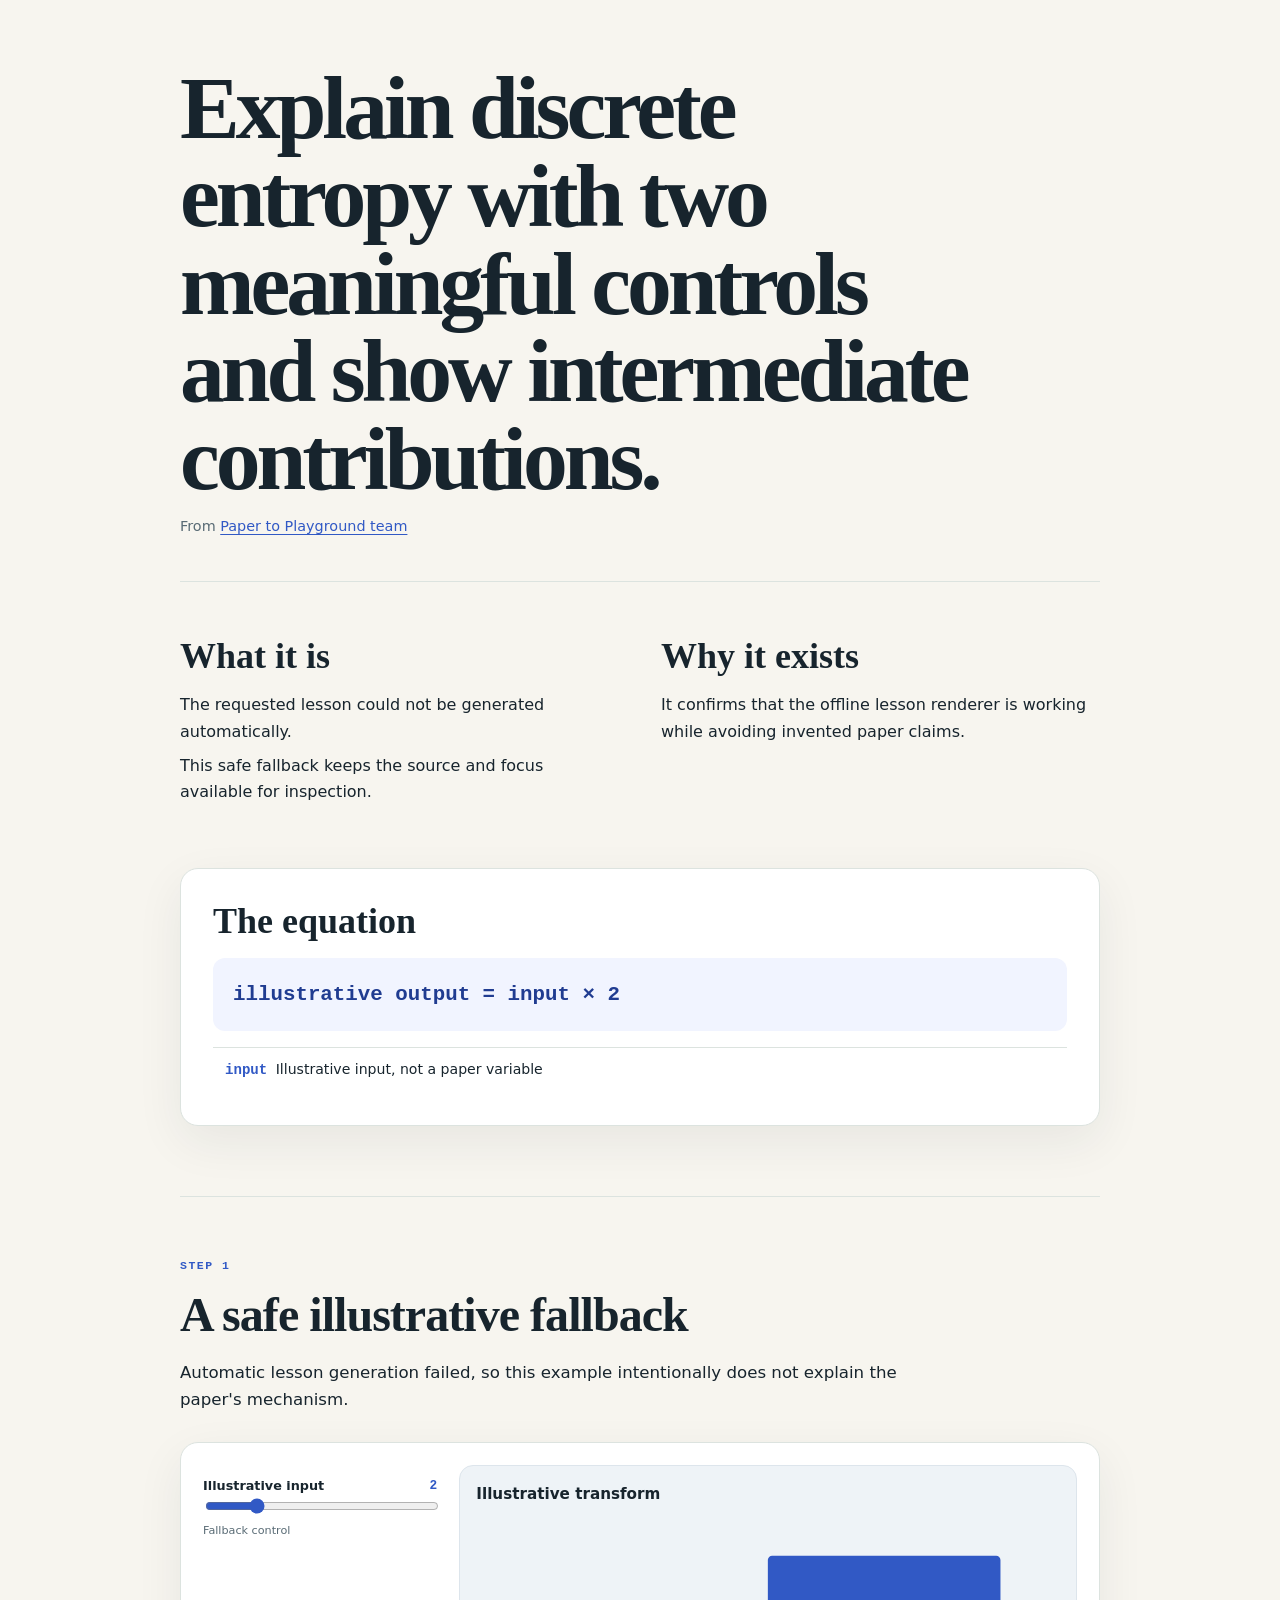
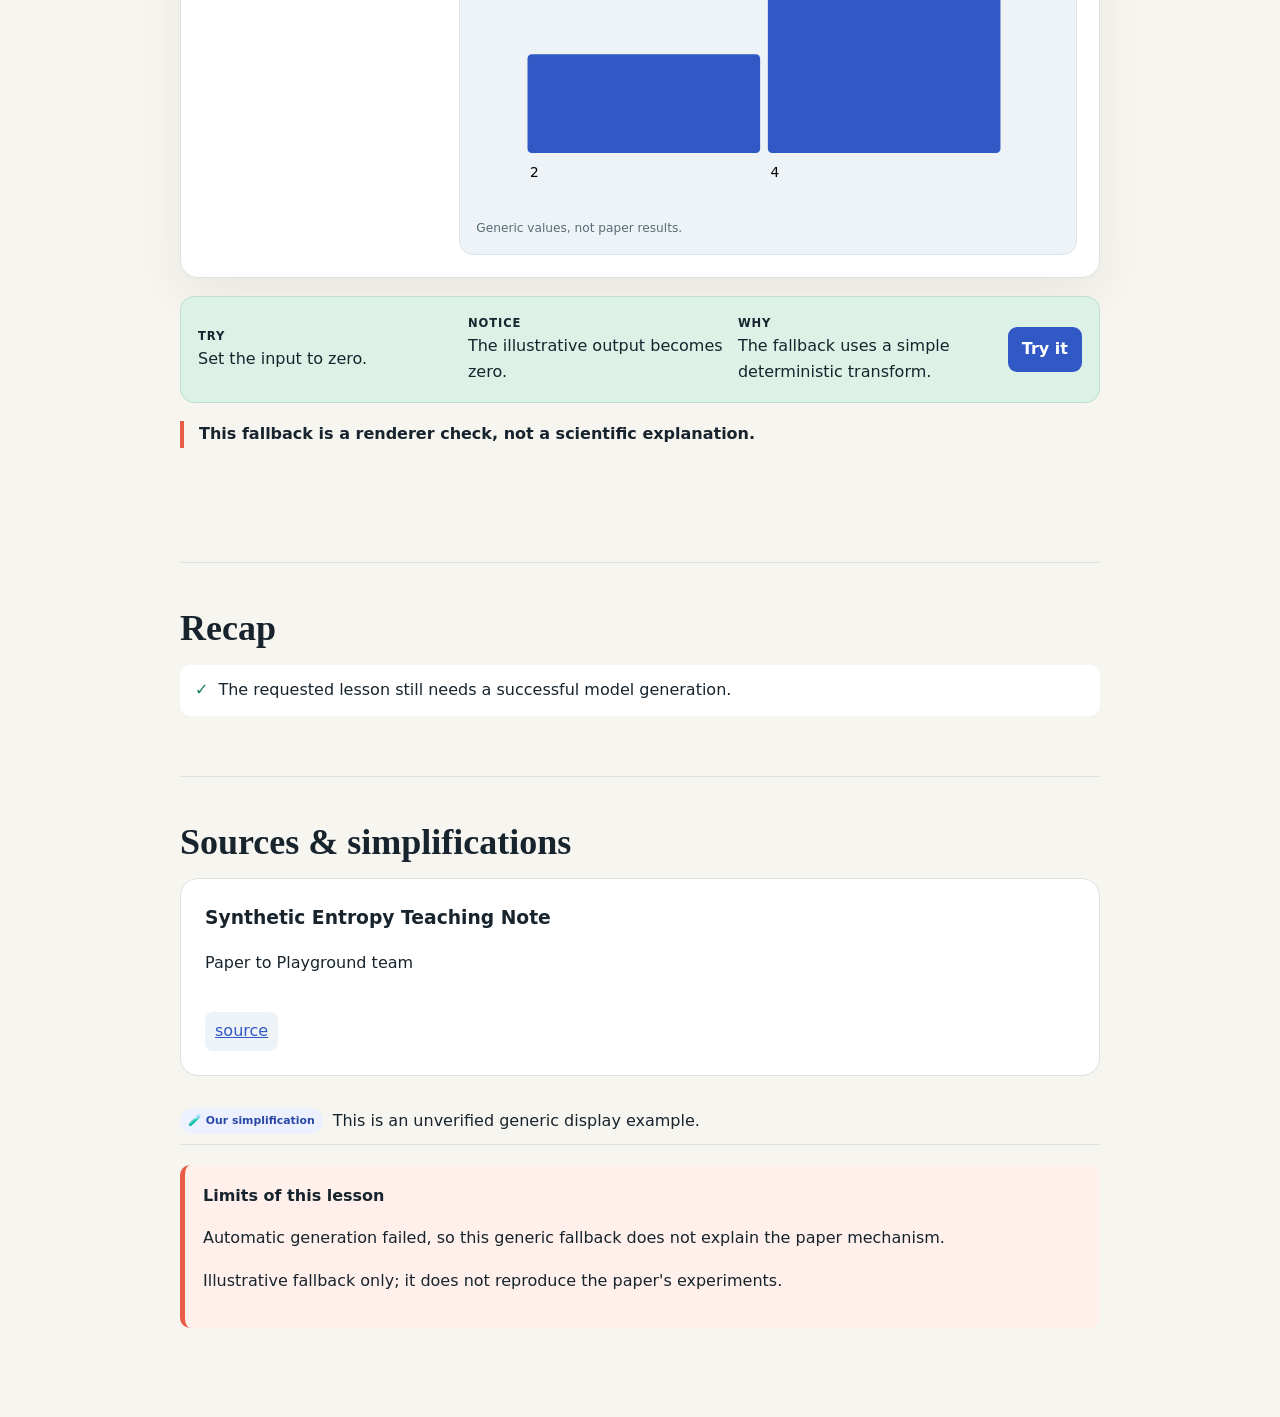
<file: examples/index.html>
<!doctype html>
<html lang="en">
<head>
  <meta charset="utf-8">
  <meta name="viewport" content="width=device-width,initial-scale=1">
  <meta name="theme-color" content="#f7f5ef">
  <title>Explain discrete entropy with two meaningful controls and show intermediate contributions.</title>
  <style>
    :root{--paper:#f7f5ef;--card:#fff;--ink:#17242d;--muted:#596b75;--line:#dce3df;--accent:#3159c5;--accent2:#e85d45;--soft:#eef3f7;--mint:#ddf2e7;--radius:18px;--shadow:0 16px 48px rgba(28,48,58,.07)}
    *{box-sizing:border-box}html{scroll-behavior:smooth}body{margin:0;background:var(--paper);color:var(--ink);font:16px/1.65 Inter,ui-sans-serif,system-ui,-apple-system,BlinkMacSystemFont,"Segoe UI",sans-serif;-webkit-font-smoothing:antialiased}button,input,select,textarea{font:inherit}button{cursor:pointer}:focus-visible{outline:3px solid var(--accent);outline-offset:3px}.lesson{width:min(100% - 36px,920px);margin:auto;padding:64px 0 90px}.lesson-header{padding-bottom:42px;border-bottom:1px solid var(--line)}h1{max-width:820px;margin:0 0 12px;font:700 clamp(2.5rem,7vw,5.8rem)/.98 Georgia,serif;letter-spacing:-.045em}.source-line{margin:0;color:var(--muted);font-size:.9rem}.source-line a{color:var(--accent);text-underline-offset:3px}.opening{display:grid;grid-template-columns:1fr 1fr;gap:42px;padding:54px 0}.opening h2,.equation-section h2,.recap h2,.sources h2{font:650 clamp(1.55rem,3vw,2.25rem)/1.15 Georgia,serif;margin:0 0 15px}.opening p{margin:.5em 0}.equation-section{padding:32px;border:1px solid var(--line);border-radius:var(--radius);background:var(--card);box-shadow:var(--shadow)}.equation{overflow:auto;padding:20px;margin:16px 0;background:#f1f4ff;border-radius:12px;color:#203c91;font:650 clamp(.95rem,2vw,1.3rem)/1.6 ui-monospace,SFMono-Regular,Menlo,monospace}.symbols{display:grid;grid-template-columns:repeat(auto-fit,minmax(210px,1fr));gap:8px}.symbol{padding:10px 12px;border-top:1px solid var(--line);font-size:.88rem}.symbol b{color:var(--accent);font-family:ui-monospace,monospace}.steps{counter-reset:lesson-step;margin-top:70px}.lesson-step{counter-increment:lesson-step;padding:54px 0;border-top:1px solid var(--line)}.step-kicker{color:var(--accent);font:750 .72rem/1 ui-monospace,monospace;text-transform:uppercase;letter-spacing:.13em}.step-kicker::after{content:" " counter(lesson-step)}.lesson-step h2{max-width:760px;margin:12px 0 18px;font:650 clamp(1.8rem,4vw,3rem)/1.08 Georgia,serif;letter-spacing:-.02em}.step-copy{max-width:720px;font-size:1.04rem}.step-copy p{margin:.7em 0}.activity{margin:28px 0 18px;padding:22px;border-radius:var(--radius);background:var(--card);border:1px solid var(--line);box-shadow:var(--shadow)}.activity-grid{display:grid;grid-template-columns:minmax(190px,.55fr) minmax(0,1.45fr);gap:22px}.controls:empty{display:none}.activity-grid:has(.controls:empty){grid-template-columns:1fr}.control{padding:10px 0;border-bottom:1px solid var(--line)}.control:last-child{border:0}.control label{display:flex;justify-content:space-between;gap:10px;font-size:.8rem;font-weight:750}.control small{display:block;color:var(--muted);font-size:.7rem}.control input:not([type=checkbox]),.control select{width:100%;accent-color:var(--accent)}.control-value{color:var(--accent);font-family:ui-monospace,monospace}.editor-grid{display:grid;gap:5px;margin-top:8px}.editor-grid input{min-width:0;padding:7px;border:1px solid var(--line);border-radius:7px}.distribution-row{display:grid;grid-template-columns:1fr 48px;gap:7px;align-items:center}.figures{display:grid;gap:16px}.figure{min-width:0;padding:16px;border-radius:14px;background:var(--soft);border:1px solid #dde5ec}.figure h3{margin:0 0 10px;font-size:.95rem}.figure svg{display:block;width:100%;height:auto;max-height:420px}.caption{margin:9px 0 0;color:var(--muted);font-size:.76rem}.readouts{display:grid;grid-template-columns:repeat(auto-fit,minmax(110px,1fr));gap:8px}.readout{padding:12px;background:#fff;border:1px solid var(--line);border-radius:10px}.readout b{display:block;color:var(--accent);font:700 1.05rem ui-monospace,monospace}.live-equation{padding:17px;background:#fff;border-radius:10px;font-family:ui-monospace,monospace;overflow:auto}.flow{display:flex;align-items:center;gap:7px;overflow:auto;padding:18px 4px}.flow-node{min-width:105px;padding:13px;text-align:center;background:#fff;border:1px solid var(--line);border-radius:11px}.flow-node b{display:block;color:var(--accent);font-family:ui-monospace,monospace}.arrow{color:var(--muted);white-space:nowrap}.compare{display:grid;grid-template-columns:1fr 1fr;gap:12px}.compare-side{padding:12px;background:#fff;border-radius:11px}.compare-side h4{margin:0 0 7px}.walk-controls{display:flex;justify-content:space-between;align-items:center;gap:10px}.walk-controls button,.guide button{border:0;border-radius:9px;background:var(--accent);color:#fff;padding:9px 14px;font-weight:750}.guide{display:grid;grid-template-columns:1fr 1fr 1fr auto;gap:14px;align-items:center;margin-top:16px;padding:17px;border-radius:14px;background:var(--mint);border:1px solid #bedfce}.guide strong{display:block;font-size:.72rem;text-transform:uppercase;letter-spacing:.08em}.takeaway{margin:18px 0 0;padding-left:15px;border-left:4px solid var(--accent2);font-weight:700}.paper-figure{margin:20px 0;padding:12px;border:1px solid var(--line);border-radius:12px}.paper-figure img{max-width:100%;border-radius:8px}.paper-figure figcaption{font-size:.78rem;color:var(--muted)}.recap,.sources{margin-top:60px;padding-top:45px;border-top:1px solid var(--line)}.recap ul{padding:0;list-style:none}.recap li{margin:8px 0;padding:12px 15px;background:var(--card);border-radius:10px}.recap li::before{content:"✓";color:#188055;font-weight:900;margin-right:10px}.paper-card{padding:24px;background:var(--card);border:1px solid var(--line);border-radius:var(--radius)}.paper-card h3{margin:0 0 8px}.metadata{display:grid;grid-template-columns:repeat(auto-fit,minmax(190px,1fr));gap:12px;margin:18px 0}.metadata div{font-size:.82rem}.metadata b{display:block;color:var(--muted);font-size:.68rem;text-transform:uppercase;letter-spacing:.07em}.links{display:flex;flex-wrap:wrap;gap:8px}.links a{padding:6px 10px;border-radius:8px;background:var(--soft);color:var(--accent)}.claims{margin-top:22px}.claim{display:grid;grid-template-columns:auto 1fr;gap:10px;padding:10px 0;border-bottom:1px solid var(--line)}.badge{height:max-content;padding:4px 8px;border-radius:999px;background:#edf1ff;color:#2949a7;font-size:.68rem;font-weight:750}.limitation{margin-top:20px;padding:18px;background:#fff0eb;border-left:5px solid var(--accent2);border-radius:10px}.references{font-size:.8rem;color:var(--muted)}.runtime-error{display:none;padding:12px;background:#ffe0db;color:#8b281d;border-radius:9px}.flash{animation:flash 1s}@keyframes flash{50%{outline:6px solid rgba(49,89,197,.25)}}
    @media(max-width:720px){.lesson{padding-top:38px}.opening,.activity-grid,.guide{grid-template-columns:1fr}.compare{grid-template-columns:1fr}.guide button{width:100%}}
  </style>
</head>
<body><main class="lesson">
  <header class="lesson-header"><h1 id="concept-title"></h1><p id="source-line" class="source-line"></p></header>
  <section class="opening"><div><h2>What it is</h2><div id="what-it-is"></div></div><div><h2>Why it exists</h2><div id="why-it-exists"></div></div></section>
  <section class="equation-section"><h2>The equation</h2><div id="equation" class="equation"></div><div id="symbols" class="symbols"></div></section>
  <section id="steps" class="steps" aria-label="Lesson steps"></section>
  <section class="recap"><h2>Recap</h2><ul id="recap"></ul></section>
  <section class="sources"><h2>Sources &amp; simplifications</h2><div id="sources"></div></section>
</main>
<script>
(()=>{'use strict';
const SPEC={"lesson_plan":{"concept":"Explain discrete entropy with two meaningful controls and show intermediate contributions.","source_anchor":"selected source","outcomes":[{"id":"o1","text":"Explain discrete entropy with two meaningful controls and show intermediate contributions."}],"prerequisites":[],"misconceptions":["This fallback is not a reconstruction of the paper."],"figures":[]},"concept":{"title":"Explain discrete entropy with two meaningful controls and show intermediate contributions.","what_it_is":["The requested lesson could not be generated automatically.","This safe fallback keeps the source and focus available for inspection."],"why_it_exists":["It confirms that the offline lesson renderer is working while avoiding invented paper claims."],"equation":"illustrative output = input × 2","symbols":[{"symbol":"input","meaning":"Illustrative input, not a paper variable","source_anchor":"simplification"}]},"citation":{"section":"","equation":"","year":""},"mechanism":{"kind":"conceptual_process","calculation_scope":"display_transform","source_anchor":"selected source","toy_model_notice":"Illustrative fallback only; it does not reproduce the paper's experiments."},"compute":"function compute(p){const x=Number(p.input)||0;return {values:{input:x,output:x*2},series:{bars:[x,x*2]},matrices:{},notes:[]};}","steps":[{"id":"fallback","outcome_id":"o1","heading":"A safe illustrative fallback","explanation":["Automatic lesson generation failed, so this example intentionally does not explain the paper's mechanism."],"source_anchor":"selected source","controls":[{"id":"input","label":"Illustrative input","type":"slider","min":0,"max":10,"step":1,"default":2,"help":"Fallback control","role":"result_selector","paper_variable":""}],"components":[{"type":"bar","title":"Illustrative transform","bind":"series.bars","caption":"Generic values, not paper results."}],"guide":{"try":"Set the input to zero.","notice":"The illustrative output becomes zero.","why":"The fallback uses a simple deterministic transform.","preset":{"input":0},"evidence_bind":"values.output","expect":"r.values.output===0"},"takeaway":"This fallback is a renderer check, not a scientific explanation."}],"custom_svg":"","recap":[{"outcome_id":"o1","text":"The requested lesson still needs a successful model generation."}],"claims":[{"text":"This is an unverified generic display example.","source":"simplification","anchor":"","section":""}],"limitation":{"text":"Automatic generation failed, so this generic fallback does not explain the paper mechanism."},"tests":[{"name":"zero","inputs":{"input":0},"assert":"r.values.output===0"},{"name":"double","inputs":{"input":2},"assert":"r.values.output===4"},{"name":"finite","inputs":{"input":10},"assert":"Number.isFinite(r.values.output)"}]},PAPER={"title":"Synthetic Entropy Teaching Note","authors":[{"name":"Paper to Playground team","affiliations":[]}],"year":"","arxiv_id":"","version":"","dates":[],"categories":[],"doi":"","journal_ref":"","license":"","urls":{"source":"https://example.org/synthetic-entropy-note"},"references":[],"mode":"supplied_excerpt"},EXTRA={"figures":[],"notices":[]},compute=(function compute(p){const x=Number(p.input)||0;return {values:{input:x,output:x*2},series:{bars:[x,x*2]},matrices:{},notes:[]};}),draw=(function draw(){return '<svg viewBox="0 0 600 320"></svg>'; });
const state={},controlNodes={},stepRenders=[],$=s=>document.querySelector(s),make=(t,c,x)=>{const n=document.createElement(t);if(c)n.className=c;if(x!==undefined)n.textContent=x;return n},clone=x=>JSON.parse(JSON.stringify(x));
const at=(o,p)=>String(p||'').split('.').reduce((v,k)=>v&&v[k],o),fmt=(v,n=3)=>typeof v==='number'?(Number.isFinite(v)?Number(v.toFixed(n)).toString():'—'):Array.isArray(v)?v.map(x=>fmt(x,n)).join(', '):String(v??'—');
for(const step of SPEC.steps)for(const c of step.controls)state[c.id]=clone(c.default);
let result={};
function paraList(target,items){for(const text of items||[])target.append(make('p','',text))}
$('#concept-title').textContent=SPEC.concept.title;paraList($('#what-it-is'),SPEC.concept.what_it_is);paraList($('#why-it-exists'),SPEC.concept.why_it_exists);$('#equation').textContent=SPEC.concept.equation;
for(const s of SPEC.concept.symbols||[]){const n=make('div','symbol');n.append(make('b','',s.symbol+' '),document.createTextNode(s.meaning));$('#symbols').append(n)}
const first=PAPER.authors[0]?.name||'Source', author=PAPER.authors.length>1?first+' et al.':first, bits=[author,PAPER.year||SPEC.citation.year,SPEC.citation.section?'§'+SPEC.citation.section:'',SPEC.citation.equation?'Eq. ('+SPEC.citation.equation+')':''].filter(Boolean);const sourceLink=make('a','',bits.join(' · '));sourceLink.href=PAPER.urls.section||PAPER.urls.source||'#sources';$('#source-line').append('From ',sourceLink);
function editor(control,onchange){const kind=control.type;if(kind==='select'){const el=make('select');for(const raw of control.options||[]){const o=make('option','',typeof raw==='object'?raw.label:raw);o.value=typeof raw==='object'?raw.value:raw;el.append(o)}el.value=control.default;el.apply=v=>{el.value=v};el.onchange=()=>onchange(el.value);return el}if(kind==='toggle'){const el=make('input');el.type='checkbox';el.checked=!!control.default;el.apply=v=>{el.checked=!!v};el.onchange=()=>onchange(el.checked);return el}if(kind==='matrix_editor'){const grid=make('div','editor-grid'),rows=control.rows||control.default.length,cols=control.cols||(control.default[0]||[]).length;grid.style.gridTemplateColumns=`repeat(${cols},minmax(42px,1fr))`;const cells=[];for(let i=0;i<rows;i++)for(let j=0;j<cols;j++){const el=make('input');el.type='number';el.step='any';el.value=control.default?.[i]?.[j]??0;cells.push(el);el.oninput=()=>{const value=Array.from({length:rows},(_,r)=>Array.from({length:cols},(_,c)=>Number(cells[r*cols+c].value)||0));onchange(value)}}grid.apply=value=>cells.forEach((el,i)=>{el.value=value?.[Math.floor(i/cols)]?.[i%cols]??0});return grid}if(kind==='vector_editor'||kind==='distribution_editor'){const box=make('div','editor-grid'),values=control.default||[],outputs=[];box.style.gridTemplateColumns='1fr';const inputs=[];const normalize=value=>{let next=(value||[]).map(x=>kind==='distribution_editor'?Math.max(0,Number(x)||0):(Number(x)||0));if(kind==='distribution_editor'){const sum=next.reduce((a,b)=>a+b,0);next=sum?next.map(x=>x/sum):next}return next};values.forEach((value,i)=>{const row=make('div',kind==='distribution_editor'?'distribution-row':'control'),el=make('input'),out=make('span','control-value',fmt(value));el.type=kind==='distribution_editor'?'range':'number';el.min=kind==='distribution_editor'?0:'';el.max=kind==='distribution_editor'?1:'';el.step=kind==='distribution_editor'?0.01:'any';el.value=value;inputs.push(el);outputs.push(out);el.oninput=()=>{const next=normalize(inputs.map(x=>x.value));next.forEach((x,k)=>{inputs[k].value=x;outputs[k].textContent=fmt(x)});onchange(next)};row.append(el,out);box.append(row)});box.apply=value=>normalize(value).forEach((x,i)=>{inputs[i].value=x;outputs[i].textContent=fmt(x)});return box}const el=make('input');el.type=kind==='slider'?'range':'number';for(const k of ['min','max','step'])if(control[k]!==undefined)el[k]=control[k];el.value=control.default;el.apply=v=>{el.value=v};el.oninput=()=>onchange(Number(el.value));return el}
function controlUI(control){const row=make('div','control'),label=make('label','',control.label),value=make('span','control-value',fmt(control.default));label.append(value);let input,record;const set=(v,refresh=true)=>{if(control.type==='distribution_editor'){const raw=(v||[]).map(x=>Math.max(0,Number(x)||0)),sum=raw.reduce((a,b)=>a+b,0);v=sum?raw.map(x=>x/sum):raw}state[control.id]=clone(v);for(const node of controlNodes[control.id]||[])node.apply(v);if(refresh)update()};input=editor(control,set);record={set,apply:v=>{value.textContent=fmt(v);if(input?.apply)input.apply(v)},input};(controlNodes[control.id]??=[]).push(record);row.append(label,input,make('small','',control.help||''));return row}
function svgBase(){const ns='http://www.w3.org/2000/svg',svg=document.createElementNS(ns,'svg');svg.setAttribute('viewBox','0 0 680 340');return[ns,svg]}
function nums(value){if(Array.isArray(value))return value.flat(Infinity).map(Number).filter(Number.isFinite);if(value&&typeof value==='object')return Object.values(value).flat(Infinity).map(Number).filter(Number.isFinite);return Number.isFinite(value)?[value]:[]}
function bar(value){const[ns,svg]=svgBase(),a=nums(value),max=Math.max(1,...a.map(Math.abs));a.forEach((v,i)=>{const w=560/Math.max(1,a.length),h=230*Math.abs(v)/max,r=document.createElementNS(ns,'rect'),t=document.createElementNS(ns,'text');for(const[k,x]of Object.entries({x:60+i*w,y:275-h,width:Math.max(7,w-9),height:h,rx:5,fill:'#3159c5'}))r.setAttribute(k,x);t.setAttribute('x',63+i*w);t.setAttribute('y',303);t.textContent=fmt(v,2);svg.append(r,t)});return svg}
function line(value,marker){const[ns,svg]=svgBase(),a=nums(value),lo=Math.min(0,...a),hi=Math.max(1,...a),span=hi-lo||1,point=(v,i)=>[60+i*560/Math.max(1,a.length-1),275-(v-lo)*225/span],poly=document.createElementNS(ns,'polyline');poly.setAttribute('points',a.map((v,i)=>point(v,i).join(',')).join(' '));poly.setAttribute('fill','none');poly.setAttribute('stroke','#3159c5');poly.setAttribute('stroke-width','5');svg.append(poly);if(Number.isFinite(marker)){const i=Math.max(0,Math.min(a.length-1,marker)),[x,y]=point(a[i],i),c=document.createElementNS(ns,'circle');c.setAttribute('cx',x);c.setAttribute('cy',y);c.setAttribute('r',9);c.setAttribute('fill','#e85d45');svg.append(c)}return svg}
function heatmap(value){const[ns,svg]=svgBase(),m=Array.isArray(value)&&Array.isArray(value[0])?value:[nums(value)],rows=m.length,cols=Math.max(1,...m.map(x=>x.length)),max=Math.max(1,...m.flat().map(x=>Math.abs(Number(x)||0)));m.forEach((row,i)=>row.forEach((v,j)=>{const rect=document.createElementNS(ns,'rect'),text=document.createElementNS(ns,'text');for(const[k,x]of Object.entries({x:65+j*560/cols,y:25+i*275/rows,width:550/cols,height:265/rows,fill:`hsl(224 62% ${95-58*Math.abs(v)/max}%)`}))rect.setAttribute(k,x);text.setAttribute('x',75+j*560/cols);text.setAttribute('y',52+i*275/rows);text.textContent=fmt(v,2);svg.append(rect,text)}));return svg}
function table(value){const t=make('table','');t.style.width='100%';const rows=Array.isArray(value)?value:Object.entries(value||{});for(const row of rows){const tr=make('tr');for(const cell of(Array.isArray(row)?row:[row])){const td=make('td','',fmt(cell));td.style.padding='7px';td.style.borderBottom='1px solid #dce3df';tr.append(td)}t.append(tr)}return t}
function basicView(type,value,component){if(type==='line')return line(value,Number(at(result,component.marker_bind)));if(type==='heatmap')return heatmap(value);if(type==='table')return table(value);if(type==='vector_view'){const b=make('div','readouts');nums(value).forEach((v,i)=>{const n=make('div','readout');n.append(make('b','',fmt(v)),document.createTextNode('component '+(i+1)));b.append(n)});return b}if(type==='value_readout'){const b=make('div','readouts');if(value&&typeof value==='object'&&!Array.isArray(value))for(const[k,v]of Object.entries(value)){const n=make('div','readout');n.append(make('b','',fmt(v)),document.createTextNode(k));b.append(n)}else{const n=make('div','readout');n.append(make('b','',fmt(value)),document.createTextNode(component.title||'value'));b.append(n)}return b}return bar(value)}
function renderComponent(component,host){host.replaceChildren();const type=component.type;if(type==='equation_live'){const eq=make('div','live-equation',component.equation||'');for(const b of component.bindings||[])eq.append(make('div','',`${b.label}: ${fmt(at(result,b.bind))}`));host.append(eq)}else if(type==='flow_diagram'){const flow=make('div','flow');(component.nodes||[]).forEach((node,i)=>{if(i){const edge=(component.edges||[])[i-1]||{};flow.append(make('span','arrow',(edge.label?edge.label+' ':'')+'→'))}const n=make('div','flow-node',node.label);if(node.bind)n.append(make('b','',fmt(at(result,node.bind))));flow.append(n)});host.append(flow)}else if(type==='compare_ab'){const box=make('div','compare');for(const sideName of ['left','right']){const side=component[sideName],r=compute({...clone(state),...clone(side.preset||{})}),n=make('div','compare-side');n.append(make('h4','',side.label),basicView(component.view||'bar',at(r,side.bind),component));box.append(n)}host.append(box)}else if(type==='step_through'){const ops=component.operations||[];let index=0;const body=make('div'),nav=make('div','walk-controls'),prev=make('button','', 'Back'),next=make('button','', 'Next'),paint=()=>{const op=ops[index]||{};body.replaceChildren(make('h4','',op.label||''),basicView('value_readout',at(result,op.bind),op));nav.querySelector('span').textContent=`${index+1} / ${ops.length}`;prev.disabled=index===0;next.disabled=index>=ops.length-1};prev.onclick=()=>{index=Math.max(0,index-1);paint()};next.onclick=()=>{index=Math.min(ops.length-1,index+1);paint()};nav.append(prev,make('span'),next);host.append(body,nav);paint()}else if(type==='sweep_plot'){const points=[],count=Math.max(3,Math.min(40,component.points||15));for(let i=0;i<count;i++){const x=Number(component.min)+(Number(component.max)-Number(component.min))*i/(count-1),r=compute({...clone(state),[component.parameter]:x});points.push(Number(at(r,component.bind))||0)}host.append(line(points,Math.round((Number(state[component.parameter])-Number(component.min))/(Number(component.max)-Number(component.min))*(count-1))))}else if(type==='custom_svg'){host.innerHTML=draw(clone(state),clone(result))}else host.append(basicView(type,at(result,component.bind),component))}
function figureUI(component){const box=make('div','figure');if(component.title)box.append(make('h3','',component.title));const host=make('div');box.append(host);if(component.caption)box.append(make('p','caption',component.caption));stepRenders.push(()=>renderComponent(component,host));return box}
for(const step of SPEC.steps){const section=make('article','lesson-step');section.id='step-'+step.id;section.append(make('span','step-kicker','Step'));section.append(make('h2','',step.heading));const copy=make('div','step-copy');paraList(copy,step.explanation);section.append(copy);const activity=make('div','activity'),error=make('div','runtime-error'),grid=make('div','activity-grid'),controls=make('div','controls'),figures=make('div','figures');for(const c of step.controls)controls.append(controlUI(c));for(const c of step.components)figures.append(figureUI(c));grid.append(controls,figures);activity.append(error,grid);section.append(activity);for(const f of EXTRA.figures.filter(x=>x.step_id===step.id)){const fig=make('figure','paper-figure');if(f.data){const img=make('img');img.src=f.data;img.alt=f.caption;fig.append(img)}fig.append(make('figcaption','',`${f.caption} — ${f.role}`));section.append(fig)}const g=step.guide,guide=make('div','guide');for(const[label,text]of [['Try',g.try],['Notice',g.notice],['Why',g.why]]){const n=make('div');n.append(make('strong','',label),document.createTextNode(text));guide.append(n)}const button=make('button','', 'Try it');button.onclick=()=>{for(const[k,v]of Object.entries(g.preset||{})){const nodes=controlNodes[k];if(nodes?.length)nodes[0].set(v,false);else state[k]=clone(v)}update();activity.classList.add('flash');setTimeout(()=>activity.classList.remove('flash'),1000)};guide.append(button);section.append(guide,make('p','takeaway',step.takeaway));$('#steps').append(section)}
function update(){try{result=compute(clone(state));for(const paint of stepRenders)paint()}catch(error){for(const n of document.querySelectorAll('.runtime-error')){n.textContent='This teaching model could not update: '+error.message;n.style.display='block'}}}update();
for(const item of SPEC.recap)$('#recap').append(make('li','',item.text));
const sources=$('#sources'),card=make('div','paper-card');card.append(make('h3','',PAPER.title||SPEC.concept.title));const authorLine=make('p','',PAPER.authors.map(a=>a.name+(a.affiliations.length?' — '+a.affiliations.join('; '):'')).join(' · '));card.append(authorLine);const metadata=make('div','metadata');for(const[label,value]of [['arXiv',[PAPER.arxiv_id,PAPER.version].filter(Boolean).join(' ')],['Dates',PAPER.dates.join(' · ')],['Categories',PAPER.categories.join(', ')],['DOI / journal',[PAPER.doi,PAPER.journal_ref].filter(Boolean).join(' · ')],['License',PAPER.license]])if(value){const n=make('div');n.append(make('b','',label),document.createTextNode(value));metadata.append(n)}card.append(metadata);const links=make('div','links');for(const[label,url]of Object.entries(PAPER.urls))if(url){const a=make('a','',label);a.href=url;a.rel='noopener noreferrer';links.append(a)}card.append(links);sources.append(card);const claims=make('div','claims');for(const c of SPEC.claims){const row=make('div','claim'),label=c.source==='paper'?'📄 From paper'+(c.section?' §'+c.section:''):c.source==='brief'?'📝 From the brief':'🧪 Our simplification';row.append(make('span','badge',label),make('span','',c.text));claims.append(row)}sources.append(claims);const limitation=make('div','limitation');limitation.append(make('strong','', 'Limits of this lesson'),make('p','',SPEC.limitation.text),make('p','',SPEC.mechanism.toy_model_notice));sources.append(limitation);if(PAPER.references.length){const details=make('details','references'),list=make('ol');for(const r of PAPER.references)list.append(make('li','',r.text));details.append(make('summary','',`References cited in the selected section (${PAPER.references.length})`),list);sources.append(details)}
})();
</script></body></html>
</file>
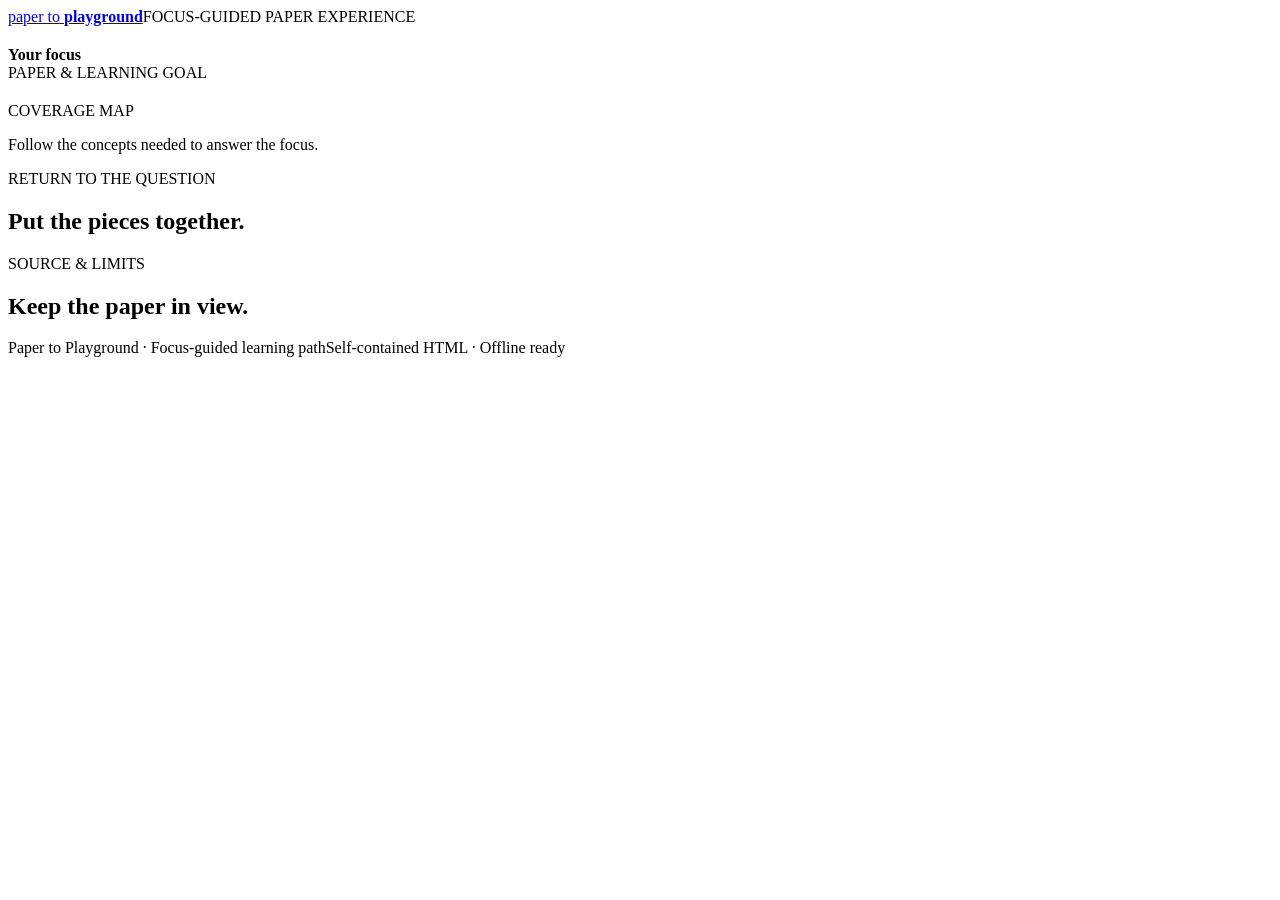
<file: templates/focus_page.html>
<!doctype html>
<html lang="en">
<head>
<meta charset="utf-8"><meta name="viewport" content="width=device-width,initial-scale=1">
<meta name="theme-color" content="#f7f8f3"><title>__TITLE__</title>
<style>__BASE_CSS__
.focus-map ol{margin-bottom:0}.rich p{margin:0 0 13px}.rich p:last-child{margin-bottom:0}.rich h3,.rich h4{letter-spacing:-.035em;margin:13px 0 8px}.rich ul,.rich ol{margin:9px 0 15px;padding-left:22px}.rich li{margin:5px 0}.rich table{border-collapse:collapse;width:100%;font-size:.78rem;margin:14px 0}.rich th,.rich td{border:1px solid var(--line);padding:8px;text-align:left}.rich blockquote{margin:14px 0;padding:12px 16px;border-left:3px solid var(--blue);background:#f3f6ff}.rich code{background:#f2f5f6;border-radius:4px;padding:2px 4px}.unit-top .rich{color:var(--muted);font-size:.85rem}.unit-top aside.rich{background:var(--wash)}.unit-top .rich strong,.unit-top .rich b{color:var(--ink)}.unit-source-figures{display:flex;gap:14px;flex-wrap:wrap;margin-top:16px}.unit-source-figures figure{margin:0;max-width:400px;border:1px solid var(--line);border-radius:10px;overflow:hidden;background:#fff}.unit-source-figures img{display:block;max-width:100%;height:auto}.unit-source-figures figcaption{font-size:.65rem;color:var(--muted);padding:7px 10px}.studio-visual{min-height:290px;display:grid;place-items:center;border:1px solid var(--line);border-radius:13px;background:#fff;padding:14px;overflow:auto}.studio-visual svg{max-width:100%;height:auto}.studio-visual table{width:100%;border-collapse:collapse}.studio-visual th,.studio-visual td{border:1px solid var(--line);padding:7px;text-align:right}.studio-visual th{text-align:left}.visual-tabs{display:flex;gap:7px;flex-wrap:wrap;margin:15px 0}.visual-tabs button{border:1px solid var(--line);border-radius:7px;background:#fff;padding:6px 9px;color:var(--muted);font-size:.7rem}.visual-tabs button.active{background:#e9f0ff;color:var(--blue);border-color:#adc3f5}.visual-caption{font-size:.68rem;color:var(--quiet);margin:9px 0 0}.control-grid{display:flex;gap:10px;flex-wrap:wrap;margin-top:18px}.control-item{display:grid;gap:5px;min-width:155px;flex:1;background:#f5f8fa;border:1px solid #e6eeee;border-radius:10px;padding:10px}.control-item label{font-weight:800;font-size:.71rem}.control-item input[type=range]{accent-color:var(--blue);width:100%}.control-item input[type=number],.control-item select,.control-item textarea{width:100%;border:1px solid var(--line);border-radius:6px;background:#fff;padding:5px}.control-item small{color:var(--quiet);font-size:.64rem}.control-item output{color:var(--blue);font:.73rem ui-monospace,monospace}.studio-metrics{display:grid;grid-template-columns:repeat(auto-fit,minmax(135px,1fr));gap:9px;margin-top:13px}.studio-metrics .metric strong{font-size:1rem}.guide .step{cursor:default}.step button{margin-top:9px;border:1px solid #b8d9d0;border-radius:7px;background:#e9f7f1;color:var(--teal);font-size:.68rem;font-weight:800;padding:6px 9px}.step .prediction{font-weight:700;color:var(--ink)}.guide .step p{font-size:.69rem;color:var(--muted);margin:6px 0}.unit-after{padding:19px 32px;border-top:1px solid var(--line);font-size:.82rem;color:var(--muted)}.runtime-error{padding:12px;border:1px solid #e9b8aa;background:#fff4ef;color:#9b3a24;border-radius:9px;font-size:.75rem}.source-card a{color:var(--teal)}@media(max-width:650px){.unit-after{padding:18px}.studio-visual{min-height:220px}}
</style>
</head>
<body>
<header class="top"><div class="shell top-inner"><a class="brand" href="#top">paper to <b>playground</b></a><span class="top-note">FOCUS-GUIDED PAPER EXPERIENCE</span></div></header>
<main class="shell" id="top">
<section class="hero"><div><span class="eyebrow" id="paper-label"></span><h1 id="page-title"></h1><div id="page-summary" class="rich"></div></div><aside class="hero-aside"><strong>Your focus</strong><span id="focus-brief"></span></aside></section>
<section class="focus-card" aria-label="Focus and coverage"><div class="focus-main"><span class="label">PAPER & LEARNING GOAL</span><h2 id="focus-title"></h2><p id="focus-context"></p></div><div class="focus-map"><span class="label">COVERAGE MAP</span><p>Follow the concepts needed to answer the focus.</p><ol id="coverage-list"></ol></div></section>
<div id="learning-path"></div>
<section class="finish"><div class="finish-card"><span class="label">RETURN TO THE QUESTION</span><h2>Put the pieces together.</h2><div id="synthesis" class="rich"></div><p id="transfer-question"></p></div><div class="finish-card source-card"><span class="label">SOURCE & LIMITS</span><h2>Keep the paper in view.</h2><div id="limitations" class="rich"></div><div id="source-link"></div></div></section>
</main><footer class="shell footer"><span>Paper to Playground · Focus-guided learning path</span><span>Self-contained HTML · Offline ready</span></footer>
<script>
(()=>{'use strict';
const SPEC=__SPEC__,PAPER=__PAPER__,FIGURES=__FIGURES__,FUNCTIONS=__FUNCTIONS__;
const $=s=>document.querySelector(s),make=(tag,cls,text)=>{const e=document.createElement(tag);if(cls)e.className=cls;if(text!==undefined)e.textContent=String(text);return e},frag=html=>{const e=make('div','rich');e.innerHTML=html||'';return e},clone=x=>JSON.parse(JSON.stringify(x)),at=(o,path)=>String(path||'').split('.').reduce((v,k)=>v&&v[k],o),fmt=(v,n=2)=>typeof v==='number'&&Number.isFinite(v)?Number(v.toFixed(n)).toString():Array.isArray(v)?v.map(x=>fmt(x,n)).join(', '):String(v??'—');
function cleanVisual(markup){const doc=new DOMParser().parseFromString('<div>'+String(markup||'')+'</div>','text/html'),root=doc.body.firstElementChild;root.querySelectorAll('script,iframe,object,embed,foreignObject,link,style,form').forEach(x=>x.remove());root.querySelectorAll('*').forEach(x=>[...x.attributes].forEach(a=>{if(/^on/i.test(a.name)||/^(href|src|xlink:href)$/i.test(a.name)&&!/^(#|data:image\/(png|jpeg|webp);base64,)/i.test(a.value)||/javascript:/i.test(a.value))x.removeAttribute(a.name)}));return root.innerHTML}
function svgBase(){const ns='http://www.w3.org/2000/svg',svg=document.createElementNS(ns,'svg');svg.setAttribute('viewBox','0 0 680 350');return[ns,svg]}
function nums(v){if(Array.isArray(v))return v.flat(Infinity).map(Number).filter(Number.isFinite);if(v&&typeof v==='object')return Object.values(v).flat(Infinity).map(Number).filter(Number.isFinite);return Number.isFinite(Number(v))?[Number(v)]:[]}
function bar(v){const[ns,svg]=svgBase(),a=nums(v),max=Math.max(1,...a.map(Math.abs));a.forEach((x,i)=>{const w=540/Math.max(1,a.length),h=240*Math.abs(x)/max,r=document.createElementNS(ns,'rect'),t=document.createElementNS(ns,'text');r.setAttribute('x',75+i*w);r.setAttribute('y',295-h);r.setAttribute('width',Math.max(8,w-8));r.setAttribute('height',h);r.setAttribute('rx',6);r.setAttribute('fill',['#3159c5','#087e80','#e96f52','#8b70c3'][i%4]);t.setAttribute('x',77+i*w);t.setAttribute('y',320);t.setAttribute('font-size','12');t.textContent=fmt(x);svg.append(r,t)});return svg}
function line(v){const[ns,svg]=svgBase(),a=nums(v),min=Math.min(0,...a),max=Math.max(1,...a),span=max-min||1,p=document.createElementNS(ns,'polyline');p.setAttribute('points',a.map((x,i)=>`${65+i*550/Math.max(1,a.length-1)},${295-(x-min)*240/span}`).join(' '));p.setAttribute('fill','none');p.setAttribute('stroke','#3159c5');p.setAttribute('stroke-width','4');svg.append(p);return svg}
function heatmap(v){const[ns,svg]=svgBase(),rows=Array.isArray(v)&&Array.isArray(v[0])?v:[nums(v)],max=Math.max(1,...rows.flat().filter(x=>x!==null&&Number.isFinite(Number(x))).map(x=>Math.abs(Number(x))));rows.forEach((row,i)=>row.forEach((x,j)=>{const missing=x===null||x===undefined||!Number.isFinite(Number(x)),r=document.createElementNS(ns,'rect'),t=document.createElementNS(ns,'text');r.setAttribute('x',70+j*540/row.length);r.setAttribute('y',25+i*290/rows.length);r.setAttribute('width',535/row.length);r.setAttribute('height',285/rows.length);r.setAttribute('fill',missing?'#dce2e8':`hsl(224 60% ${94-55*Math.abs(Number(x))/max}%)`);t.setAttribute('x',76+j*540/row.length);t.setAttribute('y',47+i*290/rows.length);t.setAttribute('font-size','12');t.textContent=missing?'masked':fmt(x);svg.append(r,t)}));return svg}
function table(v){const t=make('table');(Array.isArray(v)?v:Object.entries(v||{})).forEach(row=>{const tr=make('tr');(Array.isArray(row)?row:[row]).forEach(x=>tr.append(make('td','',fmt(x))));t.append(tr)});return t}
function rich(target,html){target.replaceChildren(frag(html))}
document.title=SPEC.title||PAPER.title||'Paper to Playground';$('#page-title').textContent=SPEC.title||PAPER.title;$('#paper-label').textContent=PAPER.title||'Research paper';$('#focus-brief').textContent=SPEC.focus_statement||'';$('#focus-title').textContent=SPEC.focus_statement||SPEC.title;$('#focus-context').textContent=[PAPER.title,(PAPER.authors||[]).slice(0,3).join(', ')].filter(Boolean).join(' · ');rich($('#page-summary'),SPEC.summary_html);rich($('#synthesis'),SPEC.synthesis_html);rich($('#limitations'),SPEC.limitations_html);$('#transfer-question').textContent=SPEC.transfer_question?'Check yourself: '+SPEC.transfer_question:'';
const link=make('a','',PAPER.url||'View source paper');link.href=PAPER.url||'#';link.rel='noopener noreferrer';$('#source-link').append(link);(SPEC.coverage||[]).forEach(c=>$('#coverage-list').append(make('li','',c.need||'')));(SPEC.unsupported_scope||[]).forEach(x=>$('#coverage-list').append(make('li','',`Not supported by source: ${x}`)));
const path=$('#learning-path');(SPEC.units||[]).forEach((unit,index)=>{
 const interaction=unit.interaction||{},funcs=FUNCTIONS[index]||{},state={},setters={},controls=interaction.controls||[],views=interaction.views||[],steps=unit.explorations||[];let result={},activeView=0;
 const head=make('section','chapter-head');const hwrap=make('div');hwrap.append(make('span','eyebrow',`LEARNING UNIT ${String(index+1).padStart(2,'0')}`),make('h2','section-title',unit.title||''));head.append(hwrap,make('p','',unit.question||''));path.append(head);
 const card=make('article','unit');card.id='unit-'+index;const top=make('div','unit-top'),orient=make('div'),key=make('aside','rich');orient.append(make('span','label','BEFORE YOU INTERACT'),frag(unit.orientation_html));key.append(make('span','label','INTERPRETATION KEY'),frag(unit.interpretation_html));top.append(orient,key);card.append(top);
 const figureHost=make('div','unit-source-figures');(unit.source_refs||[]).forEach(id=>{const f=FIGURES[id];if(!f||(!f.data&&!f.svg))return;const fig=make('figure');if(f.data){const img=make('img');img.src=f.data;img.alt=f.caption||`Paper visual ${id}`;fig.append(img)}else{const graphic=make('div');graphic.innerHTML=cleanVisual(f.svg);fig.append(graphic)}fig.append(make('figcaption','',`${id}: ${f.caption||''}`));figureHost.append(fig)});if(figureHost.children.length)orient.append(figureHost);
 const studio=make('section','studio');studio.setAttribute('aria-label',`${unit.title||'Concept'} interaction and guided exploration`);const studioHead=make('div','studio-top'),studioLabel=make('div');studioLabel.append(make('b','',unit.title||'Explore this concept'),make('span','',` · ${interaction.visual_reference||'paper-specific visual'}`));const expand=make('button','expand','⤢ Expand together');expand.type='button';expand.setAttribute('aria-pressed','false');studioHead.append(studioLabel,expand);studio.append(studioHead);
 const grid=make('div','studio-grid'),play=make('div','playground'),guide=make('aside','guide');const playHead=make('div','playground-head'),playTitle=make('div');playTitle.append(make('h4','',unit.question||unit.title||''),make('p','',interaction.caption||''));playHead.append(playTitle,make('span','pattern-pill',(interaction.visual_reference||'CUSTOM').toUpperCase()));play.append(playHead);
 const tabs=make('div','visual-tabs'),visual=make('div','studio-visual'),caption=make('p','visual-caption'),controlHost=make('div','control-grid'),metricHost=make('div','studio-metrics'),error=make('div','runtime-error');error.hidden=true;play.append(tabs,visual,caption,controlHost,metricHost,error);grid.append(play,guide);studio.append(grid);
 function read(c,input){if(c.type==='toggle')return input.checked;if(c.type==='matrix'){try{return JSON.parse(input.value)}catch(_){return state[c.id]}}if(c.type==='select'){const option=(c.options||[]).find(x=>String(typeof x==='object'?x.value:x)===input.value);return option===undefined?state[c.id]:(typeof option==='object'?option.value:option)}return Number(input.value)}
 controls.forEach(c=>{state[c.id]=clone(c.default);const box=make('div','control-item'),label=make('label','',c.label||c.id);let input;if(c.type==='select'){input=make('select');(c.options||[]).forEach(opt=>{const o=make('option','',typeof opt==='object'?opt.label:opt);o.value=typeof opt==='object'?opt.value:opt;input.append(o)});input.value=c.default}else if(c.type==='toggle'){input=make('input');input.type='checkbox';input.checked=!!c.default}else if(c.type==='matrix'){input=make('textarea');input.value=JSON.stringify(c.default)}else{input=make('input');input.type=c.type==='number'?'number':'range';for(const k of ['min','max','step'])if(c[k]!==undefined)input[k]=c[k];input.value=c.default}input.id=`u${index}-${c.id}`;label.htmlFor=input.id;const output=make('output');box.append(label,input,output,make('small','',c.help||''));controlHost.append(box);setters[c.id]=v=>{if(c.type==='toggle')input.checked=!!v;else input.value=c.type==='matrix'?JSON.stringify(v):v;state[c.id]=read(c,input)};input.addEventListener('input',()=>{state[c.id]=read(c,input);update()});c._output=output});
 function renderView(){const view=views[activeView]||views[0]||{type:'bar',bind:'values'},value=at(result,view.bind);visual.replaceChildren();if(view.type==='custom'&&funcs.draw){visual.innerHTML=cleanVisual(funcs.draw(clone(state),clone(result)))}else if(view.type==='line')visual.append(line(value));else if(view.type==='heatmap'||view.type==='matrix')visual.append(heatmap(value));else if(view.type==='table')visual.append(table(value));else visual.append(bar(value));caption.textContent=view.caption||interaction.caption||''}
 views.forEach((v,i)=>{const b=make('button',i===0?'active':'',v.title||v.type);b.type='button';b.addEventListener('click',()=>{activeView=i;tabs.querySelectorAll('button').forEach((x,j)=>x.classList.toggle('active',j===i));renderView()});tabs.append(b)});
 guide.append(make('span','label','GUIDED EXPLORATIONS'),make('h4','','Predict. Try. Explain.'),make('p','guide-intro','Each action changes this visual. You can also use the controls freely.'));const stepHost=make('div'),live=make('div','live'),liveText=make('p');live.setAttribute('aria-live','polite');live.append(make('span','label','WHAT YOUR CURRENT STATE SHOWS'),liveText);guide.append(stepHost,live);
 steps.forEach((step,j)=>{const box=make('div','step'),button=make('button','',`Try exploration ${j+1} →`);button.type='button';box.append(make('span','step-no',`EXPLORATION ${j+1}`),make('strong','',step.title||''),make('p','prediction',step.prediction||''),make('p','',`Observe: ${step.observe||''}`),make('p','',`Why: ${step.why||''}`),button);button.addEventListener('click',()=>{Object.entries(step.preset||{}).forEach(([k,v])=>setters[k]&&setters[k](v));update();box.classList.add('active');setTimeout(()=>box.classList.remove('active'),1200)});stepHost.append(box)});
 function update(){try{result=funcs.compute(clone(state));if(!result||typeof result!=='object')throw Error('calculation returned no state');controls.forEach(c=>{c._output.textContent=fmt(state[c.id])});renderView();metricHost.replaceChildren();(interaction.metrics||[]).forEach(m=>{const x=make('div','metric');x.append(make('span','metric-label',m.label||m.key),make('strong','',fmt(at(result,m.key),m.fmt??2)));metricHost.append(x)});const notes=Array.isArray(result.notes)?result.notes.filter(x=>typeof x==='string'):[];liveText.textContent=notes.join(' ')||'Adjust a control to inspect this state.';error.hidden=true}catch(e){error.textContent='The interactive calculation could not update: '+e.message;error.hidden=false}}
 const foot=make('div','studio-bottom');foot.append(make('span','',`Paper references: ${(unit.source_refs||[]).join(', ')||'see source'}`),make('span','',interaction.caption||''));studio.append(foot);card.append(studio);if(unit.after_html){const after=make('div','unit-after');after.append(frag(unit.after_html));card.append(after)}path.append(card);update();
 let fallback=false;function updateExpand(){const on=document.fullscreenElement===studio||fallback;expand.textContent=on?'↙ Exit view':'⤢ Expand together';expand.setAttribute('aria-pressed',String(on))}expand.addEventListener('click',async()=>{if(document.fullscreenElement===studio){await document.exitFullscreen();updateExpand();return}if(fallback){fallback=false;studio.classList.remove('expanded-fallback');document.body.classList.remove('expanded');updateExpand();return}if(studio.requestFullscreen){try{await studio.requestFullscreen();updateExpand();return}catch(_){}}fallback=true;studio.classList.add('expanded-fallback');document.body.classList.add('expanded');updateExpand()});document.addEventListener('fullscreenchange',updateExpand);document.addEventListener('keydown',e=>{if(e.key==='Escape'&&fallback){fallback=false;studio.classList.remove('expanded-fallback');document.body.classList.remove('expanded');updateExpand()}});
});
})();
</script>
</body>
</html>
</file>
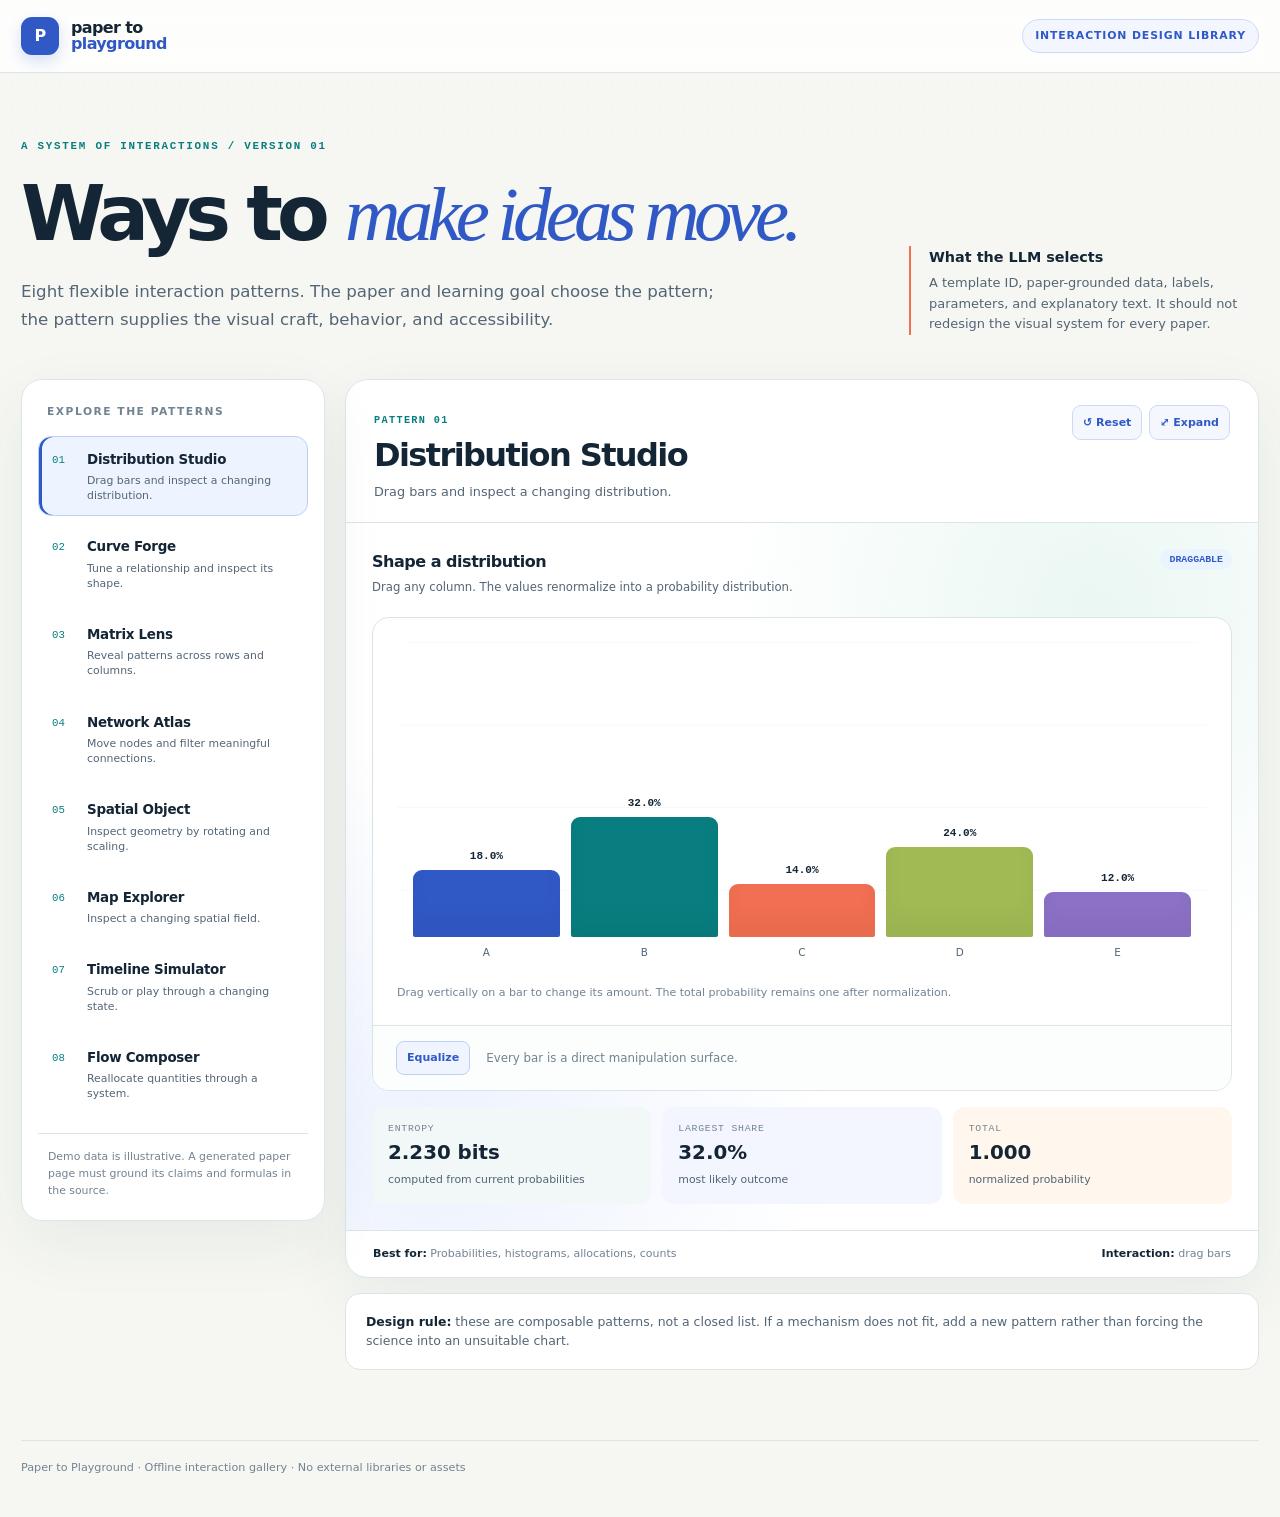
<file: templates/interaction_gallery.html>
<!doctype html>
<html lang="en">
<head>
<meta charset="utf-8"><meta name="viewport" content="width=device-width,initial-scale=1">
<meta name="theme-color" content="#f6f7f2">
<title>Paper to Playground · Interaction Library</title>
<style>
:root{color-scheme:light;--page:#f6f7f2;--paper:#fff;--ink:#142536;--muted:#536576;--quiet:#728392;--line:#dbe5e5;--blue:#3159c5;--teal:#087e80;--coral:#f16f52;--mint:#c9efdf;--yellow:#ffe89a;--shadow:0 22px 66px rgba(21,57,75,.065)}
*,*::before,*::after{box-sizing:border-box}html{scroll-behavior:smooth}body{margin:0;background:var(--page);color:var(--ink);font:16px/1.58 Inter,ui-sans-serif,system-ui,-apple-system,BlinkMacSystemFont,"Segoe UI",sans-serif;-webkit-font-smoothing:antialiased}body::before{content:"";position:fixed;inset:0;z-index:-1;pointer-events:none;background-image:radial-gradient(circle,rgba(49,89,197,.11) 1px,transparent 1px);background-size:24px 24px;mask-image:linear-gradient(to bottom,#0004,transparent 65%)}button,input,select{font:inherit}button{cursor:pointer}a{color:inherit}:focus-visible{outline:3px solid var(--blue);outline-offset:3px}.shell{width:min(100% - 42px,1460px);margin:auto}.mono,.eyebrow,.tiny,.mode-id,.stage-kicker,.metric-label{font-family:ui-monospace,SFMono-Regular,Menlo,Consolas,monospace}.top{border-bottom:1px solid var(--line);background:#ffffffc9;backdrop-filter:blur(15px)}.top-inner{min-height:72px;display:flex;align-items:center;justify-content:space-between;gap:20px}.brand{display:flex;align-items:center;gap:12px;text-decoration:none;font-weight:800;letter-spacing:-.04em;line-height:1.03}.brand-mark{width:38px;height:38px;display:grid;place-items:center;background:var(--blue);color:#fff;border-radius:11px;box-shadow:0 6px 15px #3159c533}.brand span span{display:block;color:var(--blue)}.top-note{color:var(--blue);font-size:.68rem;font-weight:800;letter-spacing:.08em;border:1px solid #ccdaf5;border-radius:999px;background:#f3f6ff;padding:7px 12px}.intro{padding:65px 0 44px;display:grid;grid-template-columns:minmax(0,1fr) 350px;gap:32px;align-items:end}.eyebrow{font-size:.68rem;font-weight:800;letter-spacing:.16em;color:var(--teal);text-transform:uppercase}.intro h1{font-size:clamp(3.4rem,6vw,6.4rem);line-height:.99;letter-spacing:-.075em;margin:16px 0 19px;font-weight:690}.intro h1 em{font:italic 400 1em Georgia,serif;color:var(--blue)}.intro p{max-width:710px;color:var(--muted);font-size:1.04rem;line-height:1.7;margin:0}.intro-note{border-left:2px solid var(--coral);padding-left:18px;color:var(--muted);font-size:.81rem}.intro-note strong{display:block;color:var(--ink);font-size:.9rem;margin-bottom:5px}.layout{display:grid;grid-template-columns:304px minmax(0,1fr);gap:20px;align-items:start;padding-bottom:70px}.rail{position:sticky;top:16px;background:var(--paper);border:1px solid var(--line);border-radius:21px;padding:16px;box-shadow:var(--shadow);max-height:calc(100vh - 32px);overflow:auto}.rail-title{font-size:.67rem;color:var(--quiet);letter-spacing:.14em;text-transform:uppercase;font-weight:800;padding:8px 9px 15px}.mode-list{display:grid;gap:7px}.mode-card{width:100%;text-align:left;border:1px solid transparent;background:transparent;border-radius:13px;padding:12px 13px;display:grid;grid-template-columns:27px 1fr;gap:8px;color:var(--ink);transition:background .2s,border-color .2s,transform .2s}.mode-card:hover{background:#f1f6f8;transform:translateX(2px)}.mode-card.active{border-color:#bcd0f5;background:#edf3ff;box-shadow:inset 3px 0 var(--blue)}.mode-id{font-size:.67rem;color:var(--teal);padding-top:3px}.mode-card strong{display:block;font-size:.84rem;letter-spacing:-.02em}.mode-card small{display:block;color:var(--muted);font-size:.68rem;line-height:1.4;margin-top:3px}.rail-foot{margin-top:18px;padding:14px 10px 5px;border-top:1px solid var(--line);color:var(--quiet);font-size:.68rem}.work{min-width:0}.stage{background:var(--paper);border:1px solid var(--line);border-radius:23px;box-shadow:var(--shadow);overflow:hidden}.stage-head{padding:25px 28px 20px;display:flex;justify-content:space-between;gap:20px;align-items:flex-start;border-bottom:1px solid var(--line)}.stage-kicker{font-size:.64rem;color:var(--teal);font-weight:800;letter-spacing:.13em;text-transform:uppercase}.stage-head h2{font-size:clamp(1.65rem,2.5vw,2.5rem);line-height:1.15;letter-spacing:-.05em;margin:7px 0 8px}.stage-head p{color:var(--muted);font-size:.8rem;max-width:650px;margin:0}.stage-actions{display:flex;gap:7px}.tool-button{border:1px solid #ccdaf5;background:#f5f7ff;color:var(--blue);border-radius:9px;padding:8px 10px;font-size:.69rem;font-weight:800;white-space:nowrap}.tool-button:hover{background:#e8efff}.stage-body{min-height:560px;padding:26px;background:radial-gradient(circle at 82% 12%,#eaf7f2,transparent 38%),radial-gradient(circle at 9% 88%,#edf2ff,transparent 38%),#fff}.stage-foot{border-top:1px solid var(--line);padding:14px 27px;display:flex;justify-content:space-between;gap:16px;flex-wrap:wrap;color:var(--quiet);font-size:.69rem}.stage-foot b{color:var(--ink)}.play-head{display:flex;justify-content:space-between;gap:20px;align-items:start;margin-bottom:20px}.play-head h3{font-size:1rem;letter-spacing:-.03em;margin:0 0 4px}.play-head p{font-size:.73rem;color:var(--muted);margin:0}.accent-pill{display:inline-flex;align-items:center;padding:5px 9px;border-radius:999px;background:#eaf4ff;color:var(--blue);font:800 .62rem ui-monospace,monospace;white-space:nowrap}.demo-shell{border:1px solid #dbe5e8;border-radius:17px;background:#fff;overflow:hidden}.demo-main{padding:24px;min-height:390px}.demo-toolbar{padding:15px 23px;border-top:1px solid var(--line);display:flex;align-items:center;gap:16px;flex-wrap:wrap;background:#fcfdfd}.control{display:flex;align-items:center;gap:9px;min-width:190px;color:var(--muted);font-size:.72rem;font-weight:700}.control label{white-space:nowrap}.control input[type=range]{width:130px;accent-color:var(--blue)}.control output{color:var(--blue);font:800 .71rem ui-monospace,monospace;min-width:34px;text-align:right}.control select{border:1px solid var(--line);border-radius:7px;padding:5px;color:var(--ink);background:#fff}.mini-button{border:1px solid #bcd0f5;border-radius:8px;padding:7px 10px;background:#eff4ff;color:var(--blue);font-size:.69rem;font-weight:800}.mini-button:hover{background:#dfeaff}.metric-row{display:grid;grid-template-columns:repeat(3,minmax(0,1fr));gap:11px;margin-top:16px}.metric{border-radius:12px;padding:14px 16px;background:#f2f7f8;min-width:0}.metric:nth-child(2){background:#f3f5ff}.metric:nth-child(3){background:#fff6ed}.metric-label{font-size:.61rem;color:var(--quiet);text-transform:uppercase;letter-spacing:.08em}.metric strong{display:block;font-size:1.24rem;line-height:1.2;margin-top:5px;font-variant-numeric:tabular-nums;overflow-wrap:anywhere}.metric small{color:var(--muted);font-size:.68rem}.viz-svg{display:block;width:100%;height:auto}.viz-svg text{font-family:ui-monospace,SFMono-Regular,Menlo,monospace}.caption{color:var(--quiet);font-size:.69rem;margin:12px 0 0}.bar-board{height:330px;display:flex;align-items:end;justify-content:space-around;gap:11px;padding:15px 16px 35px;border-radius:14px;background:linear-gradient(#f5f9fa 1px,transparent 1px);background-size:100% 25%;touch-action:none;user-select:none}.bar-column{height:100%;flex:1;min-width:0;display:flex;flex-direction:column;justify-content:flex-end;align-items:stretch;position:relative}.bar-shape{border-radius:9px 9px 2px 2px;min-height:4px;transition:height .15s;box-shadow:inset 0 -18px 20px #0000000a}.bar-column:nth-child(5n+1) .bar-shape{background:#3159c5}.bar-column:nth-child(5n+2) .bar-shape{background:#087e80}.bar-column:nth-child(5n+3) .bar-shape{background:#f16f52}.bar-column:nth-child(5n+4) .bar-shape{background:#a1ba54}.bar-column:nth-child(5n) .bar-shape{background:#8c71c6}.bar-top{text-align:center;font:800 .69rem ui-monospace,monospace;color:var(--ink);padding-bottom:8px}.bar-name{position:absolute;top:calc(100% + 7px);width:100%;text-align:center;color:var(--muted);font-size:.65rem}.heatmap{display:grid;grid-template-columns:repeat(4,1fr);gap:7px;max-width:505px;margin:auto}.heat-cell{aspect-ratio:1.18;border:0;border-radius:9px;font:800 .73rem ui-monospace,monospace;transition:transform .15s,box-shadow .15s;color:var(--ink)}.heat-cell:hover,.heat-cell.selected{transform:scale(1.045);box-shadow:0 0 0 2px var(--blue)}.matrix-labels{display:flex;justify-content:center;gap:12px;color:var(--quiet);font-size:.67rem;margin:0 0 12px}.spatial-stage{height:345px;display:grid;place-items:center;perspective:800px;border-radius:15px;overflow:hidden;background:radial-gradient(circle at 48% 44%,#e2f2ef,transparent 40%),linear-gradient(145deg,#f7fbfa,#edf2ff);touch-action:none;user-select:none}.cube{position:relative;width:145px;height:145px;transform-style:preserve-3d;transition:transform .05s}.cube-face{position:absolute;width:145px;height:145px;display:grid;place-items:center;border:2px solid #3159c5aa;background:#3159c52c;color:#173575;font:800 .76rem ui-monospace,monospace;backface-visibility:visible;box-shadow:inset 0 0 28px #fff9}.cube-face.front{transform:translateZ(72.5px)}.cube-face.back{transform:rotateY(180deg) translateZ(72.5px)}.cube-face.right{transform:rotateY(90deg) translateZ(72.5px)}.cube-face.left{transform:rotateY(-90deg) translateZ(72.5px)}.cube-face.top{transform:rotateX(90deg) translateZ(72.5px)}.cube-face.bottom{transform:rotateX(-90deg) translateZ(72.5px)}.spatial-hint{text-align:center;color:var(--quiet);font-size:.68rem;margin-top:10px}.map-svg path{stroke:#fff;stroke-width:3;cursor:pointer;transition:filter .2s,transform .2s}.map-svg path:hover,.map-svg path.active{filter:drop-shadow(0 4px 6px #17334d44);stroke:var(--ink);stroke-width:2}.timeline-track{height:8px;border-radius:999px;background:#dfe8ed;position:relative;margin:23px 8px 13px}.timeline-fill{height:100%;border-radius:999px;background:linear-gradient(90deg,var(--teal),var(--blue));width:0}.timeline-knob{position:absolute;top:50%;left:0;transform:translate(-50%,-50%);width:20px;height:20px;background:#fff;border:5px solid var(--blue);border-radius:50%;box-shadow:0 3px 8px #0002}.timeline-markers{display:flex;justify-content:space-between;color:var(--quiet);font:.67rem ui-monospace,monospace}.flow-svg{height:360px}.comparison{display:grid;grid-template-columns:1fr 1fr;gap:14px}.flow-node{fill:#fff;stroke:#bfd5dc;stroke-width:1.5}.empty-note{font-size:.74rem;color:var(--quiet)}.library-note{margin-top:15px;background:#fff;border:1px solid var(--line);border-radius:15px;padding:18px 20px;color:var(--muted);font-size:.78rem}.library-note strong{color:var(--ink)}.gallery-footer{padding:18px 0 40px;color:var(--quiet);font-size:.7rem;border-top:1px solid var(--line)}body.expanded{overflow:hidden}.stage:fullscreen,.stage.fullscreen-fallback{position:fixed;inset:0;z-index:1000;width:100%;height:100dvh;max-height:100dvh;border:0;border-radius:0;display:flex;flex-direction:column;background:#fff}.stage:fullscreen .stage-body,.stage.fullscreen-fallback .stage-body{flex:1;overflow:auto}.stage:fullscreen .demo-main,.stage.fullscreen-fallback .demo-main{min-height:58vh}@media(max-width:1060px){.intro{grid-template-columns:1fr}.intro-note{max-width:680px}.layout{grid-template-columns:1fr}.rail{position:static;max-height:none}.mode-list{grid-template-columns:repeat(4,minmax(0,1fr))}.mode-card{grid-template-columns:1fr}.mode-id{display:none}}@media(max-width:700px){.shell{width:min(100% - 28px,1460px)}.intro{padding:47px 0 30px}.intro h1{font-size:clamp(3.1rem,11vw,5rem)}.mode-list{grid-template-columns:repeat(2,minmax(0,1fr))}.stage-head{padding:19px;flex-wrap:wrap}.stage-body{padding:14px;min-height:500px}.demo-main{padding:15px}.metric-row{grid-template-columns:1fr 1fr}.stage-foot{padding:13px 17px}.flow-svg{height:300px}}@media(max-width:440px){.top-note{display:none}.mode-card small{font-size:.63rem}.metric-row{grid-template-columns:1fr}.control{min-width:100%}.bar-board{gap:5px;padding-inline:7px}.stage-actions{width:100%}.tool-button{flex:1}}@media(prefers-reduced-motion:reduce){*,*::before,*::after{animation-duration:.01ms!important;transition-duration:.01ms!important;scroll-behavior:auto!important}}
</style>
</head>
<body>
<header class="top"><div class="shell top-inner"><a class="brand" href="#top"><span class="brand-mark">P</span><span>paper to<span>playground</span></span></a><span class="top-note">INTERACTION DESIGN LIBRARY</span></div></header>
<main id="top" class="shell"><section class="intro"><div><div class="eyebrow">A SYSTEM OF INTERACTIONS / VERSION 01</div><h1>Ways to <em>make ideas move.</em></h1><p>Eight flexible interaction patterns. The paper and learning goal choose the pattern; the pattern supplies the visual craft, behavior, and accessibility.</p></div><div class="intro-note"><strong>What the LLM selects</strong>A template ID, paper-grounded data, labels, parameters, and explanatory text. It should not redesign the visual system for every paper.</div></section>
<section class="layout" aria-label="Interaction pattern gallery"><aside class="rail"><div class="rail-title">EXPLORE THE PATTERNS</div><div id="mode-list" class="mode-list"></div><div class="rail-foot">Demo data is illustrative. A generated paper page must ground its claims and formulas in the source.</div></aside><div class="work"><section class="stage" id="library-stage" aria-labelledby="stage-title"><div class="stage-head"><div><span id="stage-kicker" class="stage-kicker">PATTERN 01</span><h2 id="stage-title"></h2><p id="stage-description"></p></div><div class="stage-actions"><button class="tool-button" type="button" id="reset-mode">↺ Reset</button><button class="tool-button" type="button" id="expand-mode" aria-pressed="false">⤢ Expand</button></div></div><div class="stage-body"><div id="demo-root"></div></div><div class="stage-foot"><span id="stage-bestfor"></span><span><b>Interaction:</b> <span id="stage-gesture"></span></span></div></section><div class="library-note"><strong>Design rule:</strong> these are composable patterns, not a closed list. If a mechanism does not fit, add a new pattern rather than forcing the science into an unsuitable chart.</div></div></section></main><footer class="shell gallery-footer">Paper to Playground · Offline interaction gallery · No external libraries or assets</footer>
<script>
(() => {
'use strict';
const modes=[
{id:'distribution',name:'Distribution Studio',short:'Drag bars and inspect a changing distribution.',best:'Probabilities, histograms, allocations, counts',gesture:'drag bars',accent:'#3159c5'},
{id:'curve',name:'Curve Forge',short:'Tune a relationship and inspect its shape.',best:'Functions, response curves, trends, optimization',gesture:'adjust parameters and choose a model',accent:'#087e80'},
{id:'matrix',name:'Matrix Lens',short:'Reveal patterns across rows and columns.',best:'Attention, correlations, transitions, confusion matrices',gesture:'select cells and tune contrast',accent:'#8c71c6'},
{id:'network',name:'Network Atlas',short:'Move nodes and filter meaningful connections.',best:'Graphs, dependencies, systems, citations',gesture:'drag nodes and filter links',accent:'#f16f52'},
{id:'spatial',name:'Spatial Object',short:'Inspect geometry by rotating and scaling.',best:'Structures, physical objects, 3D mechanisms',gesture:'drag to rotate and scale',accent:'#3159c5'},
{id:'map',name:'Map Explorer',short:'Inspect a changing spatial field.',best:'Geography, regions, spatial measurements',gesture:'select regions and scrub time',accent:'#087e80'},
{id:'timeline',name:'Timeline Simulator',short:'Scrub or play through a changing state.',best:'Dynamic processes, experiments, learning curves',gesture:'scrub and play time',accent:'#a16b2d'},
{id:'flow',name:'Flow Composer',short:'Reallocate quantities through a system.',best:'Pipelines, resources, energy, probabilities',gesture:'change splits and throughput',accent:'#a16b67'}
];
const $=s=>document.querySelector(s),root=$('#demo-root');let cleanup=()=>{},active='distribution',currentConfig={};
const E=s=>String(s).replace(/[&<>"']/g,c=>({'&':'&amp;','<':'&lt;','>':'&gt;','"':'&quot;',"'":'&#39;'}[c]));
const clamp=(v,a,b)=>Math.max(a,Math.min(b,v));
const fmt=(v,n=2)=>Number(v).toFixed(n);
const finite=(v,fallback,min=-Infinity,max=Infinity)=>Number.isFinite(Number(v))?clamp(Number(v),min,max):fallback;
const label=(v,fallback)=>typeof v==='string'&&v.trim()?v.trim().slice(0,80):fallback;
const row=(v,size)=>Array.isArray(v)&&v.length===size&&v.every(x=>Number.isFinite(Number(x)))?v.map(Number):null;
const tag=(title,subtitle,body)=>`<div class="play-head"><div><h3>${E(title)}</h3><p>${E(subtitle)}</p></div><span class="accent-pill">${E(body)}</span></div>`;
const metrics=(items)=>`<div class="metric-row">${items.map(([label,value,note])=>`<div class="metric"><div class="metric-label">${E(label)}</div><strong>${E(value)}</strong><small>${E(note||'')}</small></div>`).join('')}</div>`;
function range(label,min,max,value,step,fn,unit=''){const wrap=document.createElement('div');wrap.className='control';const id='r'+Math.random().toString(36).slice(2);wrap.innerHTML=`<label for="${id}">${E(label)}</label><input id="${id}" type="range" min="${min}" max="${max}" value="${value}" step="${step}"><output>${value}${unit}</output>`;const input=wrap.querySelector('input'),out=wrap.querySelector('output');input.addEventListener('input',()=>{out.textContent=input.value+unit;fn(Number(input.value))});return wrap}
function setup(title,subtitle,badge){root.innerHTML=tag(title,subtitle,badge)+'<div class="demo-shell"><div class="demo-main"></div><div class="demo-toolbar"></div></div><div class="metrics-host"></div>';return {main:root.querySelector('.demo-main'),tools:root.querySelector('.demo-toolbar'),stats:root.querySelector('.metrics-host')}}
function mountDistribution(config={}){const ui=setup(label(config.title,'Shape a distribution'),label(config.subtitle,'Drag any column. The values renormalize into a probability distribution.'),'DRAGGABLE');let raw=Array.isArray(config.values)&&config.values.length>=2&&config.values.length<=10&&config.values.every(v=>Number.isFinite(Number(v))&&Number(v)>0)?config.values.map(v=>clamp(Number(v),1,60)):[18,32,14,24,12];const names=Array.isArray(config.labels)&&config.labels.length===raw.length?config.labels.map((v,i)=>label(v,String(i+1))):raw.map((_,i)=>String.fromCharCode(65+i));ui.main.innerHTML='<div class="bar-board" aria-label="Draggable distribution bars"></div><p class="caption">Drag vertically on a bar to change its amount. The total probability remains one after normalization.</p>';const board=ui.main.querySelector('.bar-board');let dragging=-1;function render(){const sum=raw.reduce((a,b)=>a+b,0);const p=raw.map(v=>v/sum);board.innerHTML=raw.map((v,i)=>`<div class="bar-column" data-i="${i}" aria-label="${E(names[i])} probability ${fmt(p[i]*100,1)} percent"><div class="bar-top">${fmt(p[i]*100,1)}%</div><div class="bar-shape" style="height:${Math.max(2,v/60*80)}%"></div><div class="bar-name">${E(names[i])}</div></div>`).join('');const entropy=-p.reduce((a,x)=>a+(x?x*Math.log2(x):0),0);ui.stats.innerHTML=metrics([['Entropy',fmt(entropy,3)+' bits','computed from current probabilities'],['Largest share',fmt(Math.max(...p)*100,1)+'%','most likely outcome'],['Total',fmt(p.reduce((a,b)=>a+b,0),3),'normalized probability']])}function move(e){if(dragging<0)return;const b=board.getBoundingClientRect();raw[dragging]=clamp(Math.round((b.bottom-e.clientY)/b.height*65),1,60);render()}board.addEventListener('pointerdown',e=>{const col=e.target.closest('.bar-column');if(!col)return;dragging=Number(col.dataset.i);board.setPointerCapture(e.pointerId);move(e)});board.addEventListener('pointermove',move);board.addEventListener('pointerup',()=>dragging=-1);board.addEventListener('pointercancel',()=>dragging=-1);ui.tools.innerHTML='<button class="mini-button" type="button">Equalize</button><span class="empty-note">Every bar is a direct manipulation surface.</span>';ui.tools.querySelector('button').onclick=()=>{raw=raw.map(()=>20);render()};render()}
function mountCurve(config={}){const ui=setup(label(config.title,'Tune the relationship'),label(config.subtitle,'Choose a curve family, then adjust two parameters.'),'PARAMETRIC');let family=['wave','growth','decay'].includes(config.family)?config.family:'wave',a=finite(config.strength,1,.3,2),b=finite(config.rate,1.3,.3,3);ui.main.innerHTML='<svg class="viz-svg" viewBox="0 0 740 340" role="img" aria-label="Interactive response curve"><defs><linearGradient id="curveFill" x1="0" x2="0" y1="0" y2="1"><stop stop-color="#0a9297" stop-opacity=".25"/><stop offset="1" stop-color="#0a9297" stop-opacity="0"/></linearGradient></defs><g id="curve-grid"></g><path id="curve-area" fill="url(#curveFill)"></path><path id="curve-line" fill="none" stroke="#087e80" stroke-width="4" stroke-linecap="round"></path><circle id="curve-dot" r="7" fill="#f16f52" stroke="white" stroke-width="3"></circle><text x="52" y="328" fill="#728392" font-size="12">0</text><text x="662" y="328" fill="#728392" font-size="12">INPUT →</text></svg><p class="caption">Illustrative model families. A paper implementation chooses the valid family and parameters.</p>';const grid=ui.main.querySelector('#curve-grid');grid.innerHTML=[0,1,2,3,4].map(i=>`<line x1="54" x2="692" y1="${35+i*65}" y2="${35+i*65}" stroke="#dce7e8" stroke-width="1"/>`).join('');const select=document.createElement('select');select.innerHTML='<option value="wave">Wave</option><option value="growth">Growth</option><option value="decay">Decay</option>';select.setAttribute('aria-label','Curve family');select.value=family;select.onchange=()=>{family=select.value;render()};const wrap=document.createElement('div');wrap.className='control';wrap.innerHTML='<label>Family</label>';wrap.append(select);ui.tools.append(wrap,range('Strength',.3,2,a,.1,v=>{a=v;render()}),range('Rate',.3,3,b,.1,v=>{b=v;render()}));function f(x){if(family==='growth')return a/(1+Math.exp(-b*(x-5)));if(family==='decay')return a*Math.exp(-b*x/3);return a*Math.sin(x*b*1.7)*Math.exp(-x*.11)}function render(){const vals=Array.from({length:121},(_,i)=>f(i/12));let lo=Math.min(0,...vals),hi=Math.max(0,...vals);if(hi-lo<.01)hi=lo+1;const y=v=>295-(v-lo)/(hi-lo)*240;const points=vals.map((v,i)=>[54+i/120*638,y(v)]);const d=points.map(([x,y],i)=>(i?'L':'M')+fmt(x,1)+' '+fmt(y,1)).join(' ');ui.main.querySelector('#curve-line').setAttribute('d',d);ui.main.querySelector('#curve-area').setAttribute('d',d+` L692 295 L54 295 Z`);ui.main.querySelector('#curve-dot').setAttribute('cx',points[60][0]);ui.main.querySelector('#curve-dot').setAttribute('cy',points[60][1]);ui.stats.innerHTML=metrics([['At midpoint',fmt(vals[60],3),'output at input 5'],['Minimum',fmt(Math.min(...vals),3),'visible input range'],['Maximum',fmt(Math.max(...vals),3),'visible input range']])}render()}
function mountMatrix(config={}){const ui=setup(label(config.title,'Look inside the matrix'),label(config.subtitle,'Select a cell and change temperature to reveal how weights shift.'),'CELL INSPECTION');const scores=Array.isArray(config.scores)&&config.scores.length===4&&config.scores.every(r=>row(r,4))?config.scores.map(r=>row(r,4).map(v=>clamp(v,-20,20))):[[2,.4,-.3,1],[.1,2.4,1.2,-.7],[1.2,.5,2,.1],[-.2,1.6,.7,2.3]];let temperature=finite(config.temperature,1,.3,2),selected=[0,0];ui.main.innerHTML='<div class="matrix-labels"><span>ROWS = SOURCES</span><span>·</span><span>COLUMNS = TARGETS</span></div><div class="heatmap" role="group" aria-label="Interactive four by four matrix"></div><p class="caption">Each row is normalized independently. Darker cells carry more weight.</p>';const map=ui.main.querySelector('.heatmap');ui.tools.append(range('Temperature',.3,2,temperature,.1,v=>{temperature=v;render()}));function weights(){return scores.map(row=>{const mx=Math.max(...row);const v=row.map(x=>Math.exp((x-mx)/temperature));const s=v.reduce((a,b)=>a+b,0);return v.map(x=>x/s)})}function render(){const w=weights();map.innerHTML=w.flatMap((row,i)=>row.map((v,j)=>`<button type="button" class="heat-cell ${selected[0]===i&&selected[1]===j?'selected':''}" data-r="${i}" data-c="${j}" style="background:rgba(98,83,196,${fmt(.09+v*.78,3)})" aria-label="Row ${i+1}, column ${j+1}, weight ${fmt(v,3)}">${fmt(v,2)}</button>`)).join('');const [r,c]=selected;ui.stats.innerHTML=metrics([['Selected cell',`R${r+1} · C${c+1}`,'source to target'],['Weight',fmt(w[r][c],3),'after row softmax'],['Row total',fmt(w[r].reduce((a,b)=>a+b,0),3),'normalized']])}map.addEventListener('click',e=>{const b=e.target.closest('button[data-r]');if(!b)return;selected=[Number(b.dataset.r),Number(b.dataset.c)];render()});render()}
function mountNetwork(config={}){const ui=setup(label(config.title,'Touch the connections'),label(config.subtitle,'Drag nodes and filter weaker relationships.'),'GRAPH SPACE');let nodes=[{x:120,y:170,n:'A'},{x:280,y:65,n:'B'},{x:460,y:105,n:'C'},{x:600,y:225,n:'D'},{x:370,y:285,n:'E'},{x:190,y:300,n:'F'}];let edges=[[0,1,.9],[0,5,.82],[1,2,.73],[1,4,.55],[2,3,.85],[2,4,.62],[3,4,.7],[4,5,.48],[0,4,.35]];if(Array.isArray(config.nodes)&&config.nodes.length>=2&&config.nodes.length<=10&&config.nodes.every(n=>n&&Number.isFinite(Number(n.x))&&Number.isFinite(Number(n.y))))nodes=config.nodes.map((n,i)=>({x:finite(n.x,120,35,685),y:finite(n.y,170,35,320),n:label(n.n,String.fromCharCode(65+i))}));if(Array.isArray(config.edges))edges=config.edges.filter(e=>Array.isArray(e)&&e.length===3&&Number.isInteger(e[0])&&Number.isInteger(e[1])&&e[0]>=0&&e[1]>=0&&e[0]<nodes.length&&e[1]<nodes.length&&Number.isFinite(Number(e[2]))).map(e=>[e[0],e[1],clamp(Number(e[2]),0,1)]);else if(config.nodes)edges=[];let threshold=finite(config.threshold,.45,0,1),selected=0,drag=-1;ui.main.innerHTML='<svg class="viz-svg" viewBox="0 0 720 350" role="img" aria-label="Draggable network graph"><g class="edges"></g><g class="nodes"></g></svg><p class="caption">Positions are for inspection; filtering changes which links are visible.</p>';const svg=ui.main.querySelector('svg');ui.tools.append(range('Link threshold',0,1,threshold,.05,v=>{threshold=v;render()}));function render(){const live=edges.filter(e=>e[2]>=threshold);svg.querySelector('.edges').innerHTML=live.map(([a,b,w])=>`<line x1="${nodes[a].x}" y1="${nodes[a].y}" x2="${nodes[b].x}" y2="${nodes[b].y}" stroke="${a===selected||b===selected?'#f16f52':'#92b1c4'}" stroke-width="${fmt(w*6,1)}" opacity=".76"/>`).join('');svg.querySelector('.nodes').innerHTML=nodes.map((v,i)=>`<g data-i="${i}" style="cursor:grab"><circle cx="${v.x}" cy="${v.y}" r="${i===selected?25:21}" fill="${i===selected?'#3159c5':'#ffffff'}" stroke="#3159c5" stroke-width="2"/><text x="${v.x}" y="${v.y+5}" text-anchor="middle" fill="${i===selected?'white':'#173575'}" font-size="15" font-weight="800" pointer-events="none">${E(v.n)}</text></g>`).join('');const connected=live.filter(e=>e[0]===selected||e[1]===selected).map(e=>nodes[e[0]===selected?e[1]:e[0]].n);ui.stats.innerHTML=metrics([['Selected node',nodes[selected].n,'click or drag to inspect'],['Visible links',String(live.length),'above threshold'],['Neighbors',connected.join(', ')||'none','currently connected']])}function point(e){const r=svg.getBoundingClientRect();return {x:(e.clientX-r.left)*720/r.width,y:(e.clientY-r.top)*350/r.height}}svg.addEventListener('pointerdown',e=>{const g=e.target.closest('g[data-i]');if(!g)return;drag=selected=Number(g.dataset.i);svg.setPointerCapture(e.pointerId);render()});svg.addEventListener('pointermove',e=>{if(drag<0)return;const p=point(e);nodes[drag].x=clamp(p.x,35,685);nodes[drag].y=clamp(p.y,35,320);render()});svg.addEventListener('pointerup',()=>drag=-1);svg.addEventListener('pointercancel',()=>drag=-1);render()}
function mountSpatial(config={}){const ui=setup(label(config.title,'Inspect a form in space'),label(config.subtitle,'Drag to rotate the object; change scale to inspect geometry.'),'3D INSPECTION');let rx=finite(config.rotationX,-24,-85,85),ry=finite(config.rotationY,29,-360,360),scale=finite(config.displayScale,1,.65,1.35),edge=finite(config.edgeLength,1,.5,2);const faceLabels=Array.isArray(config.faceLabels)&&config.faceLabels.length===6?config.faceLabels.map((v,i)=>label(v,['FRONT','BACK','RIGHT','LEFT','TOP','BASE'][i])):['FRONT','BACK','RIGHT','LEFT','TOP','BASE'];ui.main.innerHTML='<div class="spatial-stage" aria-label="Rotatable three-dimensional cube"><div class="cube"><div class="cube-face front">FRONT</div><div class="cube-face back">BACK</div><div class="cube-face right">RIGHT</div><div class="cube-face left">LEFT</div><div class="cube-face top">TOP</div><div class="cube-face bottom">BASE</div></div></div><p class="spatial-hint">Drag in the scene to rotate · use the sliders to scale the model</p>';const stage=ui.main.querySelector('.spatial-stage'),cube=ui.main.querySelector('.cube');cube.querySelectorAll('.cube-face').forEach((face,i)=>face.textContent=faceLabels[i]);let down=null;function render(){cube.style.transform=`rotateX(${rx}deg) rotateY(${ry}deg) scale(${scale*edge})`;ui.stats.innerHTML=metrics([['Rotation X',fmt(rx,0)+'°','vertical inspection'],['Rotation Y',fmt(ry,0)+'°','horizontal inspection'],['Relative volume',fmt(Math.pow(edge,3),2)+'×','from edge-length scaling']])}stage.addEventListener('pointerdown',e=>{down={x:e.clientX,y:e.clientY,rx,ry};stage.setPointerCapture(e.pointerId)});stage.addEventListener('pointermove',e=>{if(!down)return;ry=down.ry+(e.clientX-down.x)*.55;rx=clamp(down.rx-(e.clientY-down.y)*.55,-85,85);render()});stage.addEventListener('pointerup',()=>down=null);stage.addEventListener('pointercancel',()=>down=null);ui.tools.append(range('Display scale',.65,1.35,scale,.05,v=>{scale=v;render()},'×'),range('Edge length',.5,2,edge,.1,v=>{edge=v;render()},'×'));render()}
function mountMap(config={}){const ui=setup(label(config.title,'Read the changing landscape'),label(config.subtitle,'Select a region and scrub a time field.'),'SPATIAL EXPLORER');let regions=[{n:'North',p:'80,65 205,52 230,125 157,155 75,135',x:153,y:100},{n:'East',p:'230,65 400,55 465,120 335,165 225,125',x:331,y:105},{n:'West',p:'70,143 155,163 192,245 89,286 38,209',x:112,y:207},{n:'Center',p:'165,160 330,170 330,260 200,245',x:244,y:206},{n:'South',p:'203,255 333,270 385,335 242,345 130,294',x:265,y:300},{n:'Coast',p:'414,133 511,139 541,273 397,323 343,260 343,176',x:440,y:225}];if(Array.isArray(config.regions)&&config.regions.length>=2&&config.regions.length<=12&&config.regions.every(r=>r&&typeof r.p==='string'&&/^[0-9., ]+$/.test(r.p)&&Number.isFinite(Number(r.x))&&Number.isFinite(Number(r.y))))regions=config.regions.map((r,i)=>({n:label(r.n,'Region '+(i+1)),p:r.p,x:finite(r.x,0,0,590),y:finite(r.y,0,0,370)}));const series=Array.isArray(config.series)&&config.series.length===regions.length&&config.series.every(r=>Array.isArray(r)&&r.length>=2&&r.every(v=>Number.isFinite(Number(v))))?config.series.map(r=>r.map(Number)):null;let t=finite(config.time,35,0,100),selected=0;ui.main.innerHTML='<svg class="viz-svg map-svg" viewBox="0 0 590 370" role="img" aria-label="Selectable synthetic regions"></svg><p class="caption">Illustrative regions and values. Real map geometry and measurements would come from the paper.</p>';const svg=ui.main.querySelector('svg');ui.tools.append(range('Time',0,100,t,1,v=>{t=v;render()}));function val(i){if(series){const at=t/100*(series[i].length-1),j=Math.floor(at),k=Math.min(j+1,series[i].length-1);return clamp(series[i][j]+(series[i][k]-series[i][j])*(at-j),0,100)}return clamp(50+35*Math.sin(t/18+i*1.2)+12*Math.cos(i*2+t/11),0,100)}function render(){svg.innerHTML=regions.map((r,i)=>{const v=val(i),light=96-v*.37;return `<g><path data-i="${i}" class="${selected===i?'active':''}" d="M${r.p.replaceAll(' ',' L')} Z" fill="hsl(189 58% ${fmt(light,1)}%)"/><text x="${r.x}" y="${r.y}" text-anchor="middle" font-size="12" font-weight="800" fill="#173947" pointer-events="none">${E(r.n)}</text></g>`}).join('');ui.stats.innerHTML=metrics([['Selected region',regions[selected].n,'click another region'],['Field value',fmt(val(selected),1),'synthetic units'],['Time step',String(t),'0 to 100']])}svg.addEventListener('click',e=>{const p=e.target.closest('path[data-i]');if(p){selected=Number(p.dataset.i);render()}});render()}
function mountTimeline(config={}){const ui=setup(label(config.title,'Travel through change'),label(config.subtitle,'Scrub or play a process as its state evolves.'),'TIME NAVIGATION');let t=finite(config.time,27,0,100),timer=null;ui.main.innerHTML='<svg class="viz-svg" viewBox="0 0 740 290" role="img" aria-label="Time-varying process curve"><g id="time-grid"></g><path id="time-area" fill="#3159c51a"></path><path id="time-curve" fill="none" stroke="#3159c5" stroke-width="4"></path><line id="time-cursor" y1="27" y2="250" stroke="#f16f52" stroke-width="2" stroke-dasharray="5 5"></line><circle id="time-dot" r="8" fill="#f16f52" stroke="white" stroke-width="3"></circle></svg><div class="timeline-track" aria-hidden="true"><div class="timeline-fill"></div><div class="timeline-knob"></div></div><div class="timeline-markers"><span>START</span><span>MIDPOINT</span><span>END</span></div><p class="caption">The same timeline shell can show a simulation state, image sequence, or measured series.</p>';ui.main.querySelector('#time-grid').innerHTML=[0,1,2,3].map(i=>`<line x1="45" x2="700" y1="${35+i*70}" y2="${35+i*70}" stroke="#dce7e8"/>`).join('');const custom=Array.isArray(config.series)&&config.series.length>=2&&config.series.every(v=>Number.isFinite(Number(v)))?config.series.map(Number):null;const response=x=>{if(custom){const at=clamp(x,0,100)/100*(custom.length-1),i=Math.floor(at),j=Math.min(i+1,custom.length-1);return clamp(custom[i]+(custom[j]-custom[i])*(at-i),0,1)}return 1/(1+Math.exp(-(x-50)/10))};const vals=Array.from({length:101},(_,i)=>response(i));const path=vals.map((v,i)=>(i?'L':'M')+(45+i*6.55)+' '+(250-v*210)).join(' ');ui.main.querySelector('#time-curve').setAttribute('d',path);ui.main.querySelector('#time-area').setAttribute('d',path+' L700 250 L45 250 Z');const play=document.createElement('button');play.className='mini-button';play.textContent='▶ Play';const r=range('Time',0,100,t,1,v=>{t=v;render()});ui.tools.append(play,r);function stop(){if(timer){clearInterval(timer);timer=null;play.textContent='▶ Play'}}play.onclick=()=>{if(timer){stop();return}play.textContent='Ⅱ Pause';timer=setInterval(()=>{t=t>=100?0:t+1;r.querySelector('input').value=t;r.querySelector('output').textContent=String(t);render()},65)};function render(){const x=45+t*6.55,y=250-response(t)*210;ui.main.querySelector('#time-cursor').setAttribute('x1',x);ui.main.querySelector('#time-cursor').setAttribute('x2',x);ui.main.querySelector('#time-dot').setAttribute('cx',x);ui.main.querySelector('#time-dot').setAttribute('cy',y);ui.main.querySelector('.timeline-fill').style.width=t+'%';ui.main.querySelector('.timeline-knob').style.left=t+'%';ui.stats.innerHTML=metrics([['Time step',String(t),'scrub or play'],['System state',fmt(response(t),3),'illustrative response'],['Phase',t<30?'Early':t<70?'Transition':'Late','derived from time']])}cleanup=stop;render()}
function mountFlow(config={}){const ui=setup(label(config.title,'See where quantities go'),label(config.subtitle,'Change throughput and split to reallocate a flow.'),'FLOW DESIGN');let throughput=finite(config.throughput,70,10,100),split=finite(config.split,55,0,100);const pathLabels=Array.isArray(config.pathLabels)&&config.pathLabels.length===3?config.pathLabels.map((v,i)=>label(v,['INPUT','PATH A','PATH B'][i])):['INPUT','PATH A','PATH B'];ui.main.innerHTML='<svg class="viz-svg flow-svg" viewBox="0 0 740 350" role="img" aria-label="Interactive flow network"><g id="flow-links"></g><g id="flow-nodes"></g></svg><p class="caption">Flow widths and totals share one calculation. The display does not imply measured paper data.</p>';ui.tools.append(range('Throughput',10,100,throughput,1,v=>{throughput=v;render()}),range('Upper split',0,100,split,1,v=>{split=v;render()},'%'));function render(){const top=throughput*split/100,bottom=throughput-top,tw=top*.24,bw=bottom*.24;const svg=ui.main.querySelector('svg');svg.querySelector('#flow-links').innerHTML=`<path d="M145 175 C270 175 292 110 430 110" stroke="#3159c5" stroke-width="${fmt(tw,1)}" fill="none" opacity=".68" stroke-linecap="round"/><path d="M145 175 C270 175 292 240 430 240" stroke="#087e80" stroke-width="${fmt(bw,1)}" fill="none" opacity=".68" stroke-linecap="round"/>`;svg.querySelector('#flow-nodes').innerHTML=`<rect class="flow-node" x="35" y="143" width="110" height="64" rx="12"/><rect class="flow-node" x="430" y="78" width="130" height="64" rx="12"/><rect class="flow-node" x="430" y="208" width="130" height="64" rx="12"/><text x="90" y="170" text-anchor="middle" font-size="13" fill="#536576">${E(pathLabels[0])}</text><text x="90" y="190" text-anchor="middle" font-size="17" font-weight="800" fill="#142536">${fmt(throughput,0)}</text><text x="495" y="105" text-anchor="middle" font-size="13" fill="#536576">${E(pathLabels[1])}</text><text x="495" y="125" text-anchor="middle" font-size="17" font-weight="800" fill="#142536">${fmt(top,1)}</text><text x="495" y="235" text-anchor="middle" font-size="13" fill="#536576">${E(pathLabels[2])}</text><text x="495" y="255" text-anchor="middle" font-size="17" font-weight="800" fill="#142536">${fmt(bottom,1)}</text>`;ui.stats.innerHTML=metrics([['Input',fmt(throughput,1),'total entering system'],['Path A',fmt(top,1),fmt(split,0)+'% of input'],['Conservation',fmt(top+bottom,1),'A + B = input']])}render()}
const mounts={distribution:mountDistribution,curve:mountCurve,matrix:mountMatrix,network:mountNetwork,spatial:mountSpatial,map:mountMap,timeline:mountTimeline,flow:mountFlow};
function select(id,config={}){if(!mounts[id])return;cleanup();cleanup=()=>{};active=id;currentConfig=config&&typeof config==='object'&&!Array.isArray(config)?config:{};const m=modes.find(x=>x.id===id);$('#stage-kicker').textContent=`PATTERN ${String(modes.indexOf(m)+1).padStart(2,'0')}`;$('#stage-title').textContent=m.name;$('#stage-description').textContent=m.short;$('#stage-bestfor').innerHTML=`<b>Best for:</b> ${E(m.best)}`;$('#stage-gesture').textContent=m.gesture;document.querySelectorAll('.mode-card').forEach(b=>{const on=b.dataset.id===id;b.classList.toggle('active',on);b.setAttribute('aria-pressed',String(on))});mounts[id](currentConfig)}
$('#mode-list').innerHTML=modes.map((m,i)=>`<button class="mode-card" type="button" data-id="${m.id}" aria-pressed="false"><span class="mode-id">${String(i+1).padStart(2,'0')}</span><span><strong>${E(m.name)}</strong><small>${E(m.short)}</small></span></button>`).join('');$('#mode-list').addEventListener('click',e=>{const b=e.target.closest('.mode-card');if(b)select(b.dataset.id)});$('#reset-mode').onclick=()=>select(active,currentConfig);
const stage=$('#library-stage'),expand=$('#expand-mode');let fallback=false;function expanded(){return document.fullscreenElement===stage||fallback}function renderExpandLabel(){expand.textContent=expanded()?'↙ Exit view':'⤢ Expand';expand.setAttribute('aria-pressed',String(expanded()))}expand.onclick=async()=>{if(document.fullscreenElement===stage){await document.exitFullscreen();renderExpandLabel();return}if(fallback){fallback=false;stage.classList.remove('fullscreen-fallback');document.body.classList.remove('expanded');renderExpandLabel();return}if(stage.requestFullscreen){try{await stage.requestFullscreen();renderExpandLabel();return}catch(_){}}fallback=true;stage.classList.add('fullscreen-fallback');document.body.classList.add('expanded');renderExpandLabel()};document.addEventListener('fullscreenchange',renderExpandLabel);document.addEventListener('keydown',e=>{if(e.key==='Escape'&&fallback){fallback=false;stage.classList.remove('fullscreen-fallback');document.body.classList.remove('expanded');renderExpandLabel()}});
window.PaperPlaygroundLibrary={ids:modes.map(x=>x.id),mount:(id,config={})=>select(id,config)};
select('distribution');
})();
</script>
</body>
</html>
</file>
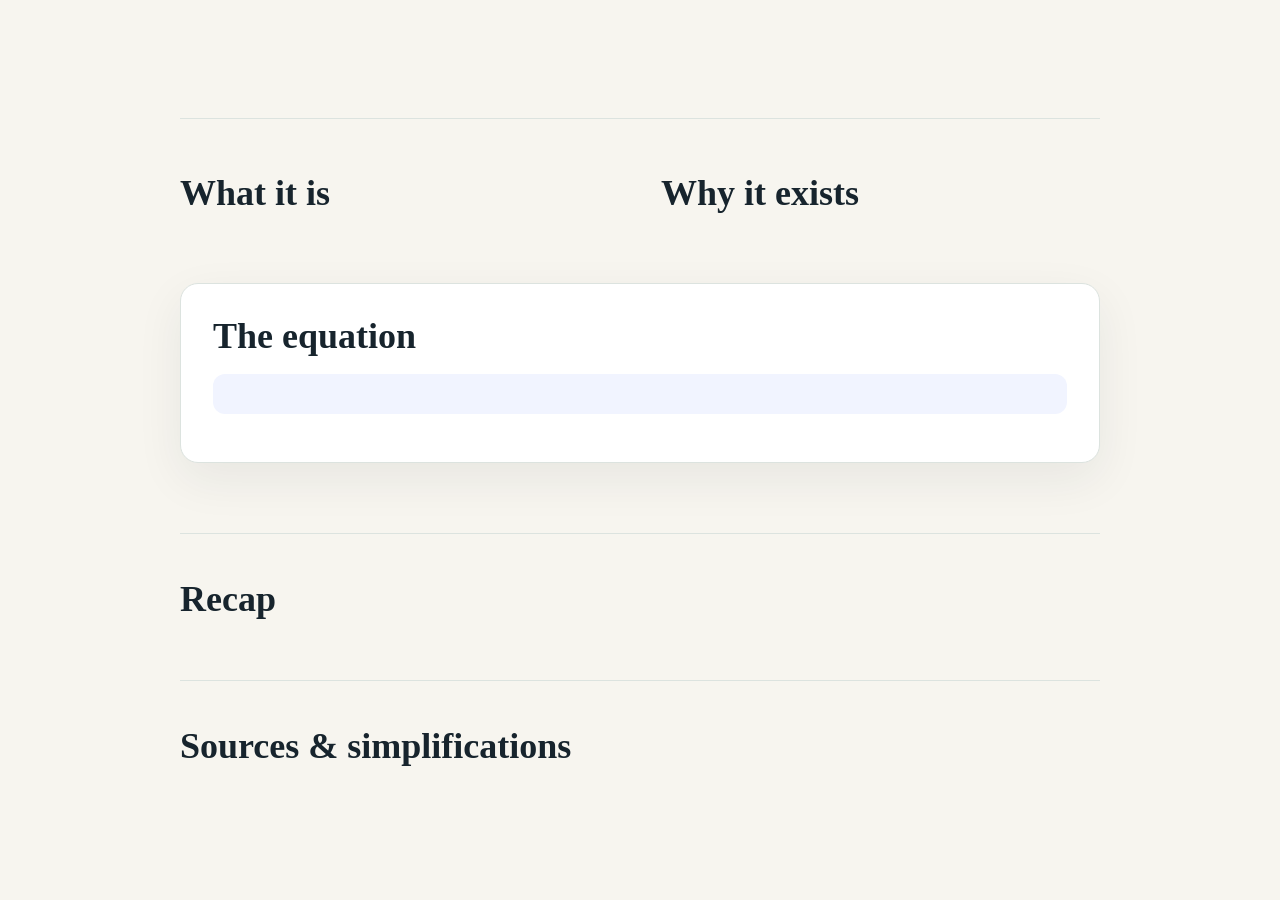
<file: templates/page.html>
<!doctype html>
<html lang="en">
<head>
  <meta charset="utf-8">
  <meta name="viewport" content="width=device-width,initial-scale=1">
  <meta name="theme-color" content="#f7f5ef">
  <title>__TITLE__</title>
  <style>
    :root{--paper:#f7f5ef;--card:#fff;--ink:#17242d;--muted:#596b75;--line:#dce3df;--accent:#3159c5;--accent2:#e85d45;--soft:#eef3f7;--mint:#ddf2e7;--radius:18px;--shadow:0 16px 48px rgba(28,48,58,.07)}
    *{box-sizing:border-box}html{scroll-behavior:smooth}body{margin:0;background:var(--paper);color:var(--ink);font:16px/1.65 Inter,ui-sans-serif,system-ui,-apple-system,BlinkMacSystemFont,"Segoe UI",sans-serif;-webkit-font-smoothing:antialiased}button,input,select,textarea{font:inherit}button{cursor:pointer}:focus-visible{outline:3px solid var(--accent);outline-offset:3px}.lesson{width:min(100% - 36px,920px);margin:auto;padding:64px 0 90px}.lesson-header{padding-bottom:42px;border-bottom:1px solid var(--line)}h1{max-width:820px;margin:0 0 12px;font:700 clamp(2.5rem,7vw,5.8rem)/.98 Georgia,serif;letter-spacing:-.045em}.source-line{margin:0;color:var(--muted);font-size:.9rem}.source-line a{color:var(--accent);text-underline-offset:3px}.opening{display:grid;grid-template-columns:1fr 1fr;gap:42px;padding:54px 0}.opening h2,.equation-section h2,.recap h2,.sources h2{font:650 clamp(1.55rem,3vw,2.25rem)/1.15 Georgia,serif;margin:0 0 15px}.opening p{margin:.5em 0}.equation-section{padding:32px;border:1px solid var(--line);border-radius:var(--radius);background:var(--card);box-shadow:var(--shadow)}.equation{overflow:auto;padding:20px;margin:16px 0;background:#f1f4ff;border-radius:12px;color:#203c91;font:650 clamp(.95rem,2vw,1.3rem)/1.6 ui-monospace,SFMono-Regular,Menlo,monospace}.symbols{display:grid;grid-template-columns:repeat(auto-fit,minmax(210px,1fr));gap:8px}.symbol{padding:10px 12px;border-top:1px solid var(--line);font-size:.88rem}.symbol b{color:var(--accent);font-family:ui-monospace,monospace}.steps{counter-reset:lesson-step;margin-top:70px}.lesson-step{counter-increment:lesson-step;padding:54px 0;border-top:1px solid var(--line)}.step-kicker{color:var(--accent);font:750 .72rem/1 ui-monospace,monospace;text-transform:uppercase;letter-spacing:.13em}.step-kicker::after{content:" " counter(lesson-step)}.lesson-step h2{max-width:760px;margin:12px 0 18px;font:650 clamp(1.8rem,4vw,3rem)/1.08 Georgia,serif;letter-spacing:-.02em}.step-copy{max-width:720px;font-size:1.04rem}.step-copy p{margin:.7em 0}.activity{margin:28px 0 18px;padding:22px;border-radius:var(--radius);background:var(--card);border:1px solid var(--line);box-shadow:var(--shadow)}.activity-grid{display:grid;grid-template-columns:minmax(190px,.55fr) minmax(0,1.45fr);gap:22px}.controls:empty{display:none}.activity-grid:has(.controls:empty){grid-template-columns:1fr}.control{padding:10px 0;border-bottom:1px solid var(--line)}.control:last-child{border:0}.control label{display:flex;justify-content:space-between;gap:10px;font-size:.8rem;font-weight:750}.control small{display:block;color:var(--muted);font-size:.7rem}.control input:not([type=checkbox]),.control select{width:100%;accent-color:var(--accent)}.control-value{color:var(--accent);font-family:ui-monospace,monospace}.editor-grid{display:grid;gap:5px;margin-top:8px}.editor-grid input{min-width:0;padding:7px;border:1px solid var(--line);border-radius:7px}.distribution-row{display:grid;grid-template-columns:1fr 48px;gap:7px;align-items:center}.figures{display:grid;gap:16px}.figure{min-width:0;padding:16px;border-radius:14px;background:var(--soft);border:1px solid #dde5ec}.figure h3{margin:0 0 10px;font-size:.95rem}.figure svg{display:block;width:100%;height:auto;max-height:420px}.caption{margin:9px 0 0;color:var(--muted);font-size:.76rem}.readouts{display:grid;grid-template-columns:repeat(auto-fit,minmax(110px,1fr));gap:8px}.readout{padding:12px;background:#fff;border:1px solid var(--line);border-radius:10px}.readout b{display:block;color:var(--accent);font:700 1.05rem ui-monospace,monospace}.live-equation{padding:17px;background:#fff;border-radius:10px;font-family:ui-monospace,monospace;overflow:auto}.flow{display:flex;align-items:center;gap:7px;overflow:auto;padding:18px 4px}.flow-node{min-width:105px;padding:13px;text-align:center;background:#fff;border:1px solid var(--line);border-radius:11px}.flow-node b{display:block;color:var(--accent);font-family:ui-monospace,monospace}.arrow{color:var(--muted);white-space:nowrap}.compare{display:grid;grid-template-columns:1fr 1fr;gap:12px}.compare-side{padding:12px;background:#fff;border-radius:11px}.compare-side h4{margin:0 0 7px}.walk-controls{display:flex;justify-content:space-between;align-items:center;gap:10px}.walk-controls button,.guide button{border:0;border-radius:9px;background:var(--accent);color:#fff;padding:9px 14px;font-weight:750}.guide{display:grid;grid-template-columns:1fr 1fr 1fr auto;gap:14px;align-items:center;margin-top:16px;padding:17px;border-radius:14px;background:var(--mint);border:1px solid #bedfce}.guide strong{display:block;font-size:.72rem;text-transform:uppercase;letter-spacing:.08em}.takeaway{margin:18px 0 0;padding-left:15px;border-left:4px solid var(--accent2);font-weight:700}.paper-figure{margin:20px 0;padding:12px;border:1px solid var(--line);border-radius:12px}.paper-figure img{max-width:100%;border-radius:8px}.paper-figure figcaption{font-size:.78rem;color:var(--muted)}.recap,.sources{margin-top:60px;padding-top:45px;border-top:1px solid var(--line)}.recap ul{padding:0;list-style:none}.recap li{margin:8px 0;padding:12px 15px;background:var(--card);border-radius:10px}.recap li::before{content:"✓";color:#188055;font-weight:900;margin-right:10px}.paper-card{padding:24px;background:var(--card);border:1px solid var(--line);border-radius:var(--radius)}.paper-card h3{margin:0 0 8px}.metadata{display:grid;grid-template-columns:repeat(auto-fit,minmax(190px,1fr));gap:12px;margin:18px 0}.metadata div{font-size:.82rem}.metadata b{display:block;color:var(--muted);font-size:.68rem;text-transform:uppercase;letter-spacing:.07em}.links{display:flex;flex-wrap:wrap;gap:8px}.links a{padding:6px 10px;border-radius:8px;background:var(--soft);color:var(--accent)}.claims{margin-top:22px}.claim{display:grid;grid-template-columns:auto 1fr;gap:10px;padding:10px 0;border-bottom:1px solid var(--line)}.badge{height:max-content;padding:4px 8px;border-radius:999px;background:#edf1ff;color:#2949a7;font-size:.68rem;font-weight:750}.limitation{margin-top:20px;padding:18px;background:#fff0eb;border-left:5px solid var(--accent2);border-radius:10px}.references{font-size:.8rem;color:var(--muted)}.runtime-error{display:none;padding:12px;background:#ffe0db;color:#8b281d;border-radius:9px}.flash{animation:flash 1s}@keyframes flash{50%{outline:6px solid rgba(49,89,197,.25)}}
    @media(max-width:720px){.lesson{padding-top:38px}.opening,.activity-grid,.guide{grid-template-columns:1fr}.compare{grid-template-columns:1fr}.guide button{width:100%}}
  </style>
</head>
<body><main class="lesson">
  <header class="lesson-header"><h1 id="concept-title"></h1><p id="source-line" class="source-line"></p></header>
  <section class="opening"><div><h2>What it is</h2><div id="what-it-is"></div></div><div><h2>Why it exists</h2><div id="why-it-exists"></div></div></section>
  <section class="equation-section"><h2>The equation</h2><div id="equation" class="equation"></div><div id="symbols" class="symbols"></div></section>
  <section id="steps" class="steps" aria-label="Lesson steps"></section>
  <section class="recap"><h2>Recap</h2><ul id="recap"></ul></section>
  <section class="sources"><h2>Sources &amp; simplifications</h2><div id="sources"></div></section>
</main>
<script>
(()=>{'use strict';
const SPEC=__SPEC__,PAPER=__PAPER__,EXTRA=__EXTRA__,compute=(__COMPUTE__),draw=(__DRAW__);
const state={},controlNodes={},stepRenders=[],$=s=>document.querySelector(s),make=(t,c,x)=>{const n=document.createElement(t);if(c)n.className=c;if(x!==undefined)n.textContent=x;return n},clone=x=>JSON.parse(JSON.stringify(x));
const at=(o,p)=>String(p||'').split('.').reduce((v,k)=>v&&v[k],o),fmt=(v,n=3)=>typeof v==='number'?(Number.isFinite(v)?Number(v.toFixed(n)).toString():'—'):Array.isArray(v)?v.map(x=>fmt(x,n)).join(', '):String(v??'—');
for(const step of SPEC.steps)for(const c of step.controls)state[c.id]=clone(c.default);
let result={};
function paraList(target,items){for(const text of items||[])target.append(make('p','',text))}
$('#concept-title').textContent=SPEC.concept.title;paraList($('#what-it-is'),SPEC.concept.what_it_is);paraList($('#why-it-exists'),SPEC.concept.why_it_exists);$('#equation').textContent=SPEC.concept.equation;
for(const s of SPEC.concept.symbols||[]){const n=make('div','symbol');n.append(make('b','',s.symbol+' '),document.createTextNode(s.meaning));$('#symbols').append(n)}
const first=PAPER.authors[0]?.name||'Source', author=PAPER.authors.length>1?first+' et al.':first, bits=[author,PAPER.year||SPEC.citation.year,SPEC.citation.section?'§'+SPEC.citation.section:'',SPEC.citation.equation?'Eq. ('+SPEC.citation.equation+')':''].filter(Boolean);const sourceLink=make('a','',bits.join(' · '));sourceLink.href=PAPER.urls.section||PAPER.urls.source||'#sources';$('#source-line').append('From ',sourceLink);
function editor(control,onchange){const kind=control.type;if(kind==='select'){const el=make('select');for(const raw of control.options||[]){const o=make('option','',typeof raw==='object'?raw.label:raw);o.value=typeof raw==='object'?raw.value:raw;el.append(o)}el.value=control.default;el.apply=v=>{el.value=v};el.onchange=()=>onchange(el.value);return el}if(kind==='toggle'){const el=make('input');el.type='checkbox';el.checked=!!control.default;el.apply=v=>{el.checked=!!v};el.onchange=()=>onchange(el.checked);return el}if(kind==='matrix_editor'){const grid=make('div','editor-grid'),rows=control.rows||control.default.length,cols=control.cols||(control.default[0]||[]).length;grid.style.gridTemplateColumns=`repeat(${cols},minmax(42px,1fr))`;const cells=[];for(let i=0;i<rows;i++)for(let j=0;j<cols;j++){const el=make('input');el.type='number';el.step='any';el.value=control.default?.[i]?.[j]??0;cells.push(el);el.oninput=()=>{const value=Array.from({length:rows},(_,r)=>Array.from({length:cols},(_,c)=>Number(cells[r*cols+c].value)||0));onchange(value)}}grid.apply=value=>cells.forEach((el,i)=>{el.value=value?.[Math.floor(i/cols)]?.[i%cols]??0});return grid}if(kind==='vector_editor'||kind==='distribution_editor'){const box=make('div','editor-grid'),values=control.default||[],outputs=[];box.style.gridTemplateColumns='1fr';const inputs=[];const normalize=value=>{let next=(value||[]).map(x=>kind==='distribution_editor'?Math.max(0,Number(x)||0):(Number(x)||0));if(kind==='distribution_editor'){const sum=next.reduce((a,b)=>a+b,0);next=sum?next.map(x=>x/sum):next}return next};values.forEach((value,i)=>{const row=make('div',kind==='distribution_editor'?'distribution-row':'control'),el=make('input'),out=make('span','control-value',fmt(value));el.type=kind==='distribution_editor'?'range':'number';el.min=kind==='distribution_editor'?0:'';el.max=kind==='distribution_editor'?1:'';el.step=kind==='distribution_editor'?0.01:'any';el.value=value;inputs.push(el);outputs.push(out);el.oninput=()=>{const next=normalize(inputs.map(x=>x.value));next.forEach((x,k)=>{inputs[k].value=x;outputs[k].textContent=fmt(x)});onchange(next)};row.append(el,out);box.append(row)});box.apply=value=>normalize(value).forEach((x,i)=>{inputs[i].value=x;outputs[i].textContent=fmt(x)});return box}const el=make('input');el.type=kind==='slider'?'range':'number';for(const k of ['min','max','step'])if(control[k]!==undefined)el[k]=control[k];el.value=control.default;el.apply=v=>{el.value=v};el.oninput=()=>onchange(Number(el.value));return el}
function controlUI(control){const row=make('div','control'),label=make('label','',control.label),value=make('span','control-value',fmt(control.default));label.append(value);let input,record;const set=(v,refresh=true)=>{if(control.type==='distribution_editor'){const raw=(v||[]).map(x=>Math.max(0,Number(x)||0)),sum=raw.reduce((a,b)=>a+b,0);v=sum?raw.map(x=>x/sum):raw}state[control.id]=clone(v);for(const node of controlNodes[control.id]||[])node.apply(v);if(refresh)update()};input=editor(control,set);record={set,apply:v=>{value.textContent=fmt(v);if(input?.apply)input.apply(v)},input};(controlNodes[control.id]??=[]).push(record);row.append(label,input,make('small','',control.help||''));return row}
function svgBase(){const ns='http://www.w3.org/2000/svg',svg=document.createElementNS(ns,'svg');svg.setAttribute('viewBox','0 0 680 340');return[ns,svg]}
function nums(value){if(Array.isArray(value))return value.flat(Infinity).map(Number).filter(Number.isFinite);if(value&&typeof value==='object')return Object.values(value).flat(Infinity).map(Number).filter(Number.isFinite);return Number.isFinite(value)?[value]:[]}
function bar(value){const[ns,svg]=svgBase(),a=nums(value),max=Math.max(1,...a.map(Math.abs));a.forEach((v,i)=>{const w=560/Math.max(1,a.length),h=230*Math.abs(v)/max,r=document.createElementNS(ns,'rect'),t=document.createElementNS(ns,'text');for(const[k,x]of Object.entries({x:60+i*w,y:275-h,width:Math.max(7,w-9),height:h,rx:5,fill:'#3159c5'}))r.setAttribute(k,x);t.setAttribute('x',63+i*w);t.setAttribute('y',303);t.textContent=fmt(v,2);svg.append(r,t)});return svg}
function line(value,marker){const[ns,svg]=svgBase(),a=nums(value),lo=Math.min(0,...a),hi=Math.max(1,...a),span=hi-lo||1,point=(v,i)=>[60+i*560/Math.max(1,a.length-1),275-(v-lo)*225/span],poly=document.createElementNS(ns,'polyline');poly.setAttribute('points',a.map((v,i)=>point(v,i).join(',')).join(' '));poly.setAttribute('fill','none');poly.setAttribute('stroke','#3159c5');poly.setAttribute('stroke-width','5');svg.append(poly);if(Number.isFinite(marker)){const i=Math.max(0,Math.min(a.length-1,marker)),[x,y]=point(a[i],i),c=document.createElementNS(ns,'circle');c.setAttribute('cx',x);c.setAttribute('cy',y);c.setAttribute('r',9);c.setAttribute('fill','#e85d45');svg.append(c)}return svg}
function heatmap(value){const[ns,svg]=svgBase(),m=Array.isArray(value)&&Array.isArray(value[0])?value:[nums(value)],rows=m.length,cols=Math.max(1,...m.map(x=>x.length)),max=Math.max(1,...m.flat().map(x=>Math.abs(Number(x)||0)));m.forEach((row,i)=>row.forEach((v,j)=>{const rect=document.createElementNS(ns,'rect'),text=document.createElementNS(ns,'text');for(const[k,x]of Object.entries({x:65+j*560/cols,y:25+i*275/rows,width:550/cols,height:265/rows,fill:`hsl(224 62% ${95-58*Math.abs(v)/max}%)`}))rect.setAttribute(k,x);text.setAttribute('x',75+j*560/cols);text.setAttribute('y',52+i*275/rows);text.textContent=fmt(v,2);svg.append(rect,text)}));return svg}
function table(value){const t=make('table','');t.style.width='100%';const rows=Array.isArray(value)?value:Object.entries(value||{});for(const row of rows){const tr=make('tr');for(const cell of(Array.isArray(row)?row:[row])){const td=make('td','',fmt(cell));td.style.padding='7px';td.style.borderBottom='1px solid #dce3df';tr.append(td)}t.append(tr)}return t}
function basicView(type,value,component){if(type==='line')return line(value,Number(at(result,component.marker_bind)));if(type==='heatmap')return heatmap(value);if(type==='table')return table(value);if(type==='vector_view'){const b=make('div','readouts');nums(value).forEach((v,i)=>{const n=make('div','readout');n.append(make('b','',fmt(v)),document.createTextNode('component '+(i+1)));b.append(n)});return b}if(type==='value_readout'){const b=make('div','readouts');if(value&&typeof value==='object'&&!Array.isArray(value))for(const[k,v]of Object.entries(value)){const n=make('div','readout');n.append(make('b','',fmt(v)),document.createTextNode(k));b.append(n)}else{const n=make('div','readout');n.append(make('b','',fmt(value)),document.createTextNode(component.title||'value'));b.append(n)}return b}return bar(value)}
function renderComponent(component,host){host.replaceChildren();const type=component.type;if(type==='equation_live'){const eq=make('div','live-equation',component.equation||'');for(const b of component.bindings||[])eq.append(make('div','',`${b.label}: ${fmt(at(result,b.bind))}`));host.append(eq)}else if(type==='flow_diagram'){const nodes=component.nodes||[],edges=component.edges||[],flow=make('div','flow');nodes.forEach((node,i)=>{if(i){const previous=nodes[i-1]?.id,edge=edges.find(e=>e.from===previous&&e.to===node.id)||edges[i-1]||{};flow.append(make('span','arrow',(edge.label?edge.label+' ':'')+'→'))}const n=make('div','flow-node',node.label);if(node.bind)n.append(make('b','',fmt(at(result,node.bind))));flow.append(n)});host.append(flow)}else if(type==='compare_ab'){const box=make('div','compare');for(const sideName of ['left','right']){const side=component[sideName],r=compute({...clone(state),...clone(side.preset||{})}),n=make('div','compare-side');n.append(make('h4','',side.label),basicView(component.view||'bar',at(r,side.bind),component));box.append(n)}host.append(box)}else if(type==='step_through'){const declared=component.operations||[],bound=component.bind?at(result,component.bind):null,ops=declared.length?declared:(Array.isArray(bound)?bound.map((item,i)=>({label:item?.label||item?.step||item?.level||`Step ${i+1}`,value:item})):[]);component.__index=Math.max(0,Math.min(component.__index||0,Math.max(0,ops.length-1)));const body=make('div'),nav=make('div','walk-controls'),prev=make('button','', 'Back'),next=make('button','', 'Next'),paint=()=>{const op=ops[component.__index]||{},value=declared.length?at(result,op.bind):op.value;body.replaceChildren(make('h4','',String(op.label||'')),basicView('value_readout',value,op));nav.querySelector('span').textContent=ops.length?`${component.__index+1} / ${ops.length}`:'No steps';prev.disabled=component.__index===0;next.disabled=component.__index>=ops.length-1};prev.onclick=()=>{component.__index=Math.max(0,component.__index-1);paint()};next.onclick=()=>{component.__index=Math.min(ops.length-1,component.__index+1);paint()};nav.append(prev,make('span'),next);host.append(body,nav);paint()}else if(type==='sweep_plot'){const points=[],count=Math.max(3,Math.min(40,component.points||15));for(let i=0;i<count;i++){const x=Number(component.min)+(Number(component.max)-Number(component.min))*i/(count-1),r=compute({...clone(state),[component.parameter]:x});points.push(Number(at(r,component.bind))||0)}host.append(line(points,Math.round((Number(state[component.parameter])-Number(component.min))/(Number(component.max)-Number(component.min))*(count-1))))}else if(type==='custom_svg'){host.innerHTML=draw(clone(state),clone(result))}else host.append(basicView(type,at(result,component.bind),component))}
function figureUI(component){const box=make('div','figure');if(component.title)box.append(make('h3','',component.title));const host=make('div');box.append(host);if(component.caption)box.append(make('p','caption',component.caption));stepRenders.push(()=>{try{renderComponent(component,host)}catch(error){const warning=make('div','runtime-error','This visual could not update: '+error.message);warning.style.display='block';host.replaceChildren(warning)}});return box}
for(const step of SPEC.steps){const section=make('article','lesson-step');section.id='step-'+step.id;section.append(make('span','step-kicker','Step'));section.append(make('h2','',step.heading));const copy=make('div','step-copy');paraList(copy,step.explanation);section.append(copy);const activity=make('div','activity'),error=make('div','runtime-error'),grid=make('div','activity-grid'),controls=make('div','controls'),figures=make('div','figures');for(const c of step.controls)controls.append(controlUI(c));for(const c of step.components)figures.append(figureUI(c));grid.append(controls,figures);activity.append(error,grid);section.append(activity);for(const f of EXTRA.figures.filter(x=>x.step_id===step.id)){const fig=make('figure','paper-figure');if(f.data){const img=make('img');img.src=f.data;img.alt=f.caption;fig.append(img)}fig.append(make('figcaption','',`${f.caption} — ${f.role}`));section.append(fig)}const g=step.guide,guide=make('div','guide');for(const[label,text]of [['Try',g.try],['Notice',g.notice],['Why',g.why]]){const n=make('div');n.append(make('strong','',label),document.createTextNode(text));guide.append(n)}const button=make('button','', 'Try it');button.onclick=()=>{for(const[k,v]of Object.entries(g.preset||{})){const nodes=controlNodes[k];if(nodes?.length)nodes[0].set(v,false);else state[k]=clone(v)}update();activity.classList.add('flash');setTimeout(()=>activity.classList.remove('flash'),1000)};guide.append(button);section.append(guide,make('p','takeaway',step.takeaway));$('#steps').append(section)}
function update(){for(const n of document.querySelectorAll('.activity > .runtime-error'))n.style.display='none';try{result=compute(clone(state));for(const paint of stepRenders)paint()}catch(error){for(const n of document.querySelectorAll('.activity > .runtime-error')){n.textContent='This teaching model could not update: '+error.message;n.style.display='block'}}}update();
for(const item of SPEC.recap)$('#recap').append(make('li','',item.text));
const sources=$('#sources'),card=make('div','paper-card');card.append(make('h3','',PAPER.title||SPEC.concept.title));const authorLine=make('p','',PAPER.authors.map(a=>a.name+(a.affiliations.length?' — '+a.affiliations.join('; '):'')).join(' · '));card.append(authorLine);const metadata=make('div','metadata');for(const[label,value]of [['arXiv',[PAPER.arxiv_id,PAPER.version].filter(Boolean).join(' ')],['Dates',PAPER.dates.join(' · ')],['Categories',PAPER.categories.join(', ')],['DOI / journal',[PAPER.doi,PAPER.journal_ref].filter(Boolean).join(' · ')],['License',PAPER.license]])if(value){const n=make('div');n.append(make('b','',label),document.createTextNode(value));metadata.append(n)}card.append(metadata);const links=make('div','links');for(const[label,url]of Object.entries(PAPER.urls))if(url){const a=make('a','',label);a.href=url;a.rel='noopener noreferrer';links.append(a)}card.append(links);sources.append(card);const claims=make('div','claims');for(const c of SPEC.claims){const row=make('div','claim'),label=c.source==='paper'?'📄 From paper'+(c.section?' §'+c.section:''):c.source==='brief'?'📝 From the brief':'🧪 Our simplification';row.append(make('span','badge',label),make('span','',c.text));claims.append(row)}sources.append(claims);const limitation=make('div','limitation');limitation.append(make('strong','', 'Limits of this lesson'),make('p','',SPEC.limitation.text),make('p','',SPEC.mechanism.toy_model_notice));sources.append(limitation);if(PAPER.references.length){const details=make('details','references'),list=make('ol');for(const r of PAPER.references)list.append(make('li','',r.text));details.append(make('summary','',`References cited in the selected section (${PAPER.references.length})`),list);sources.append(details)}
})();
</script></body></html>
</file>
